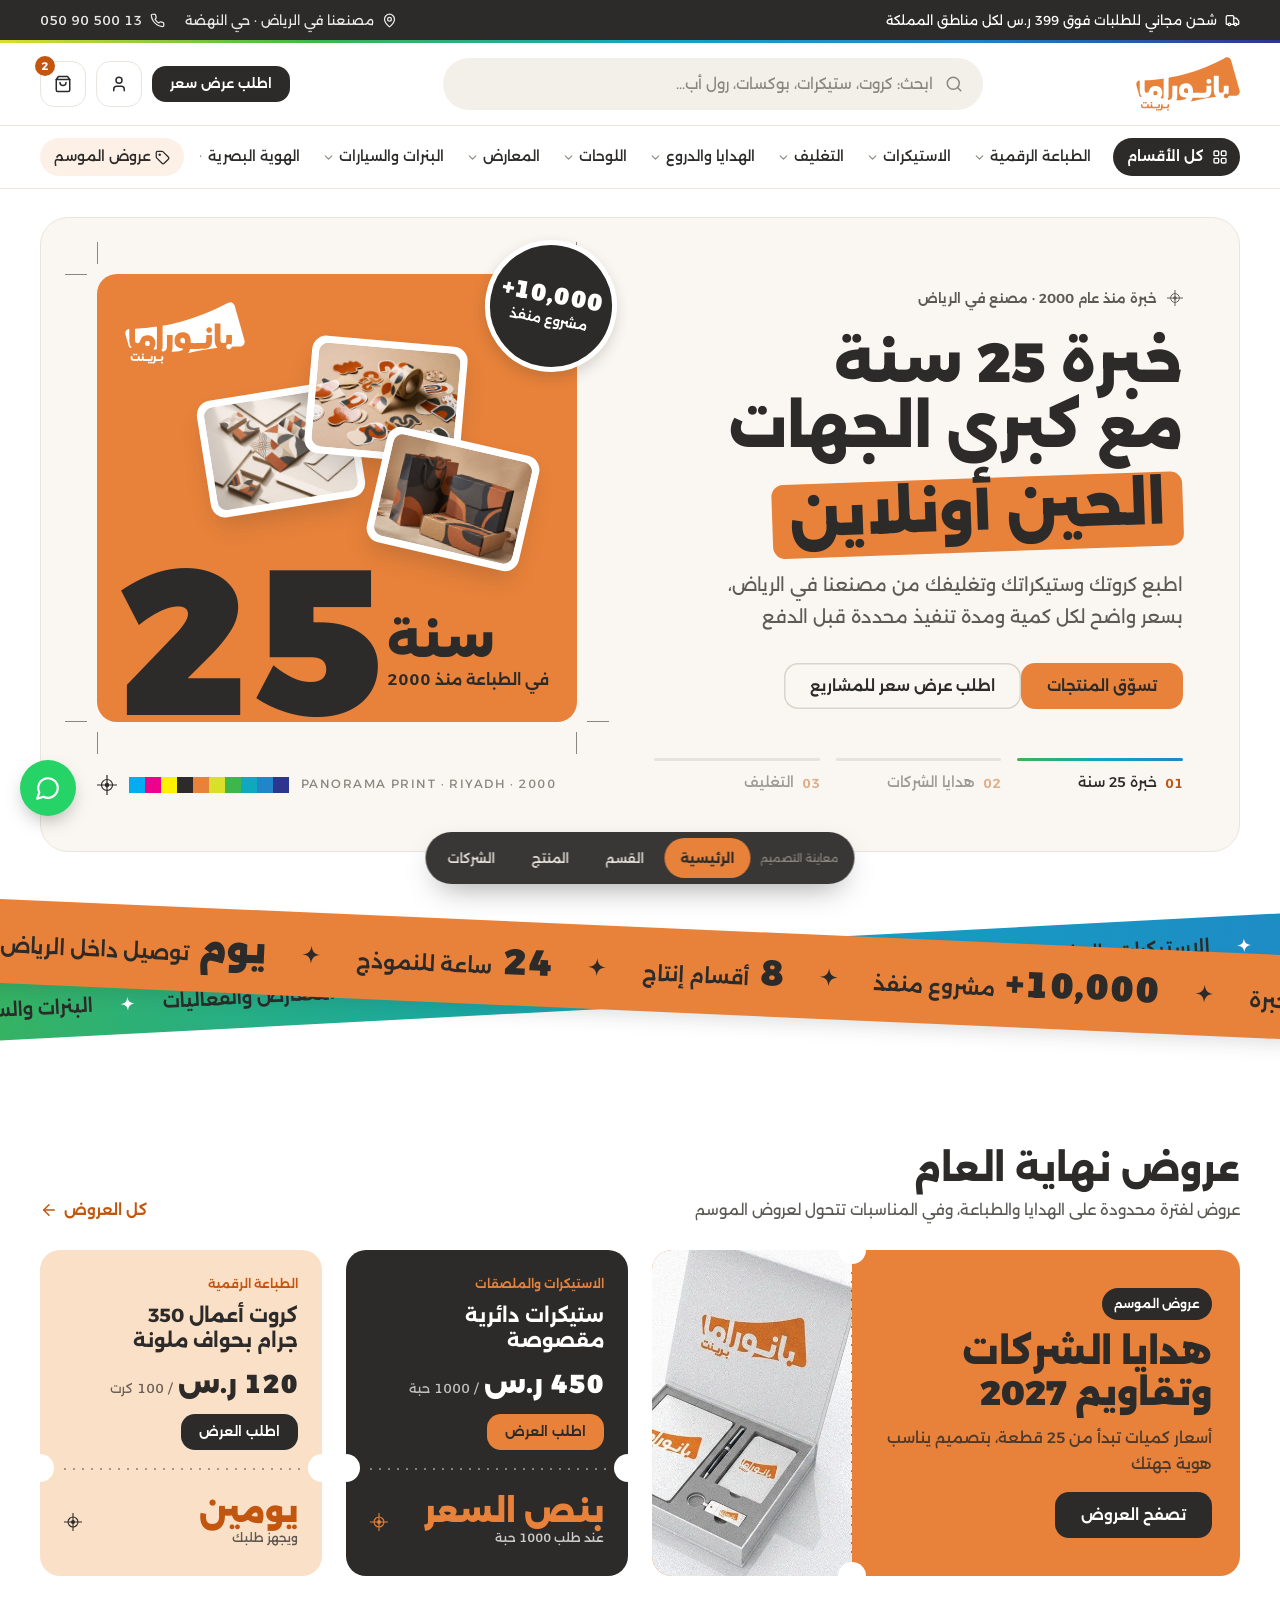
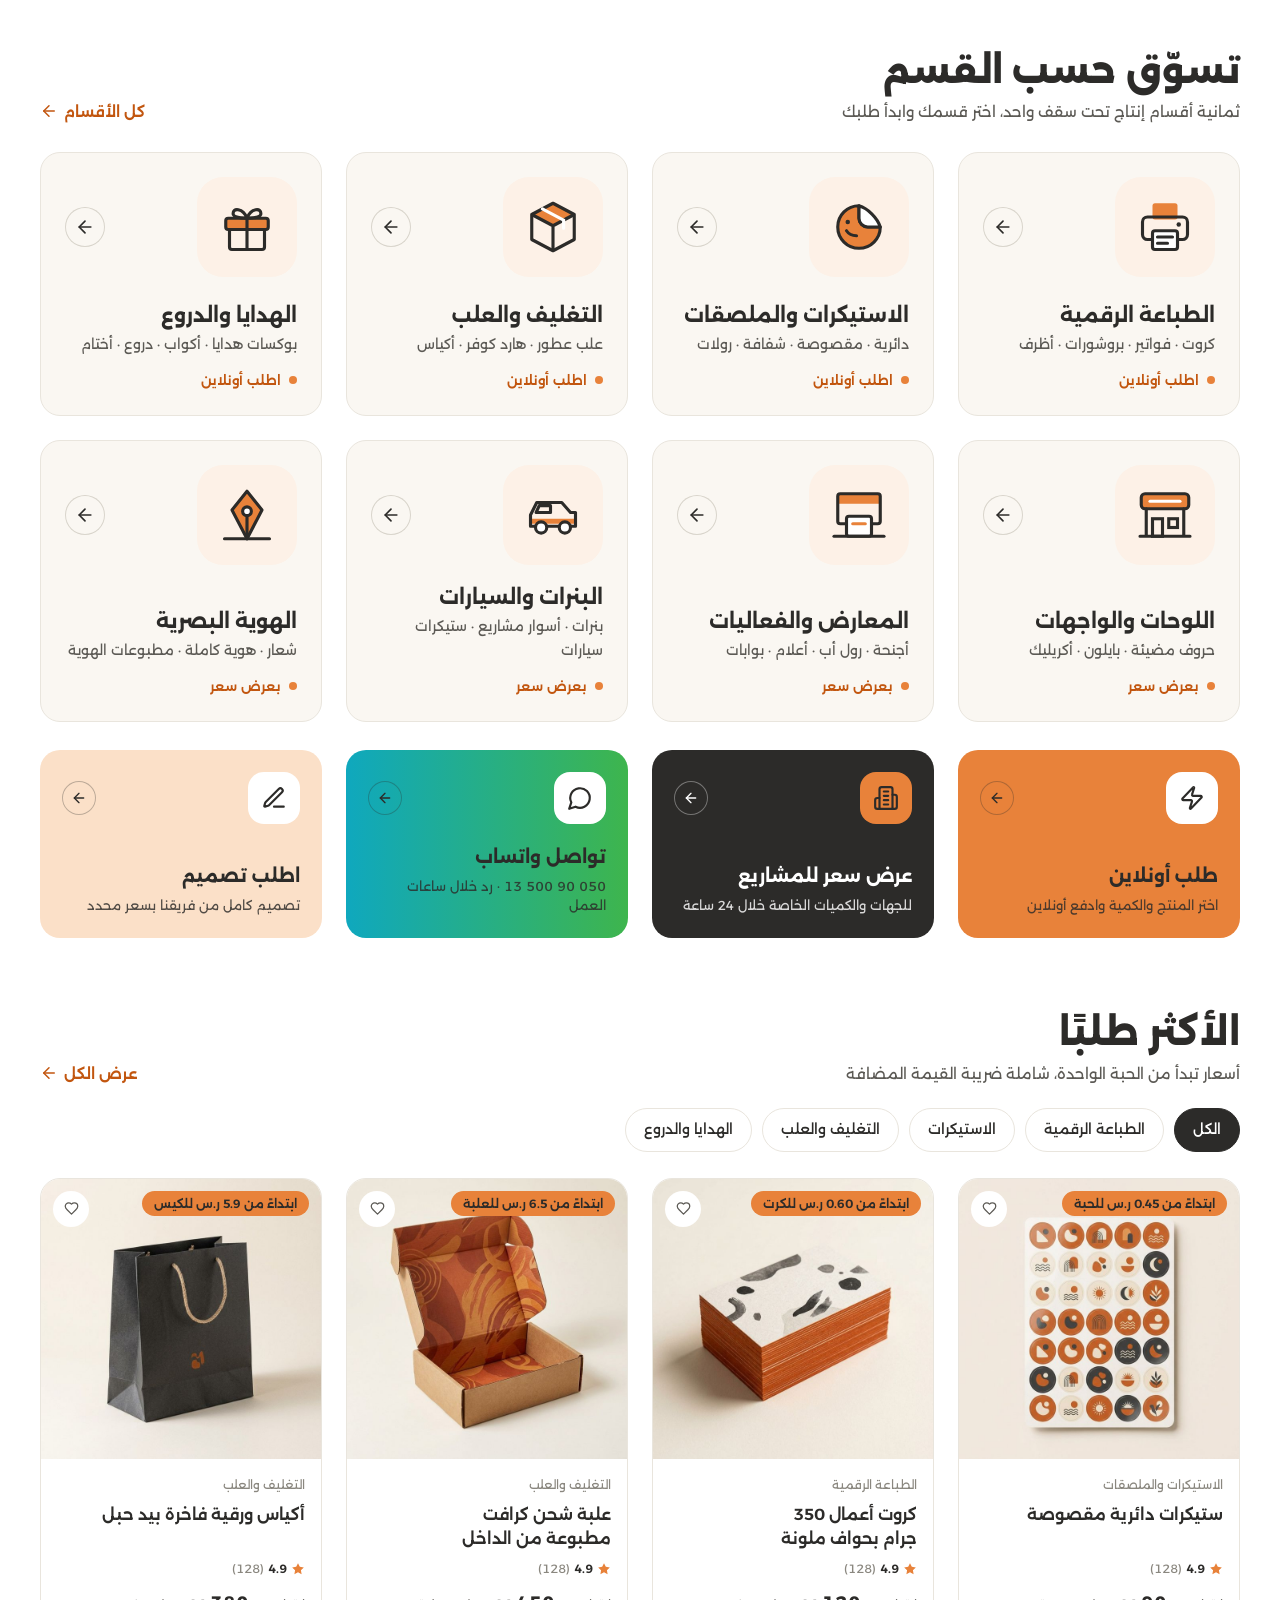
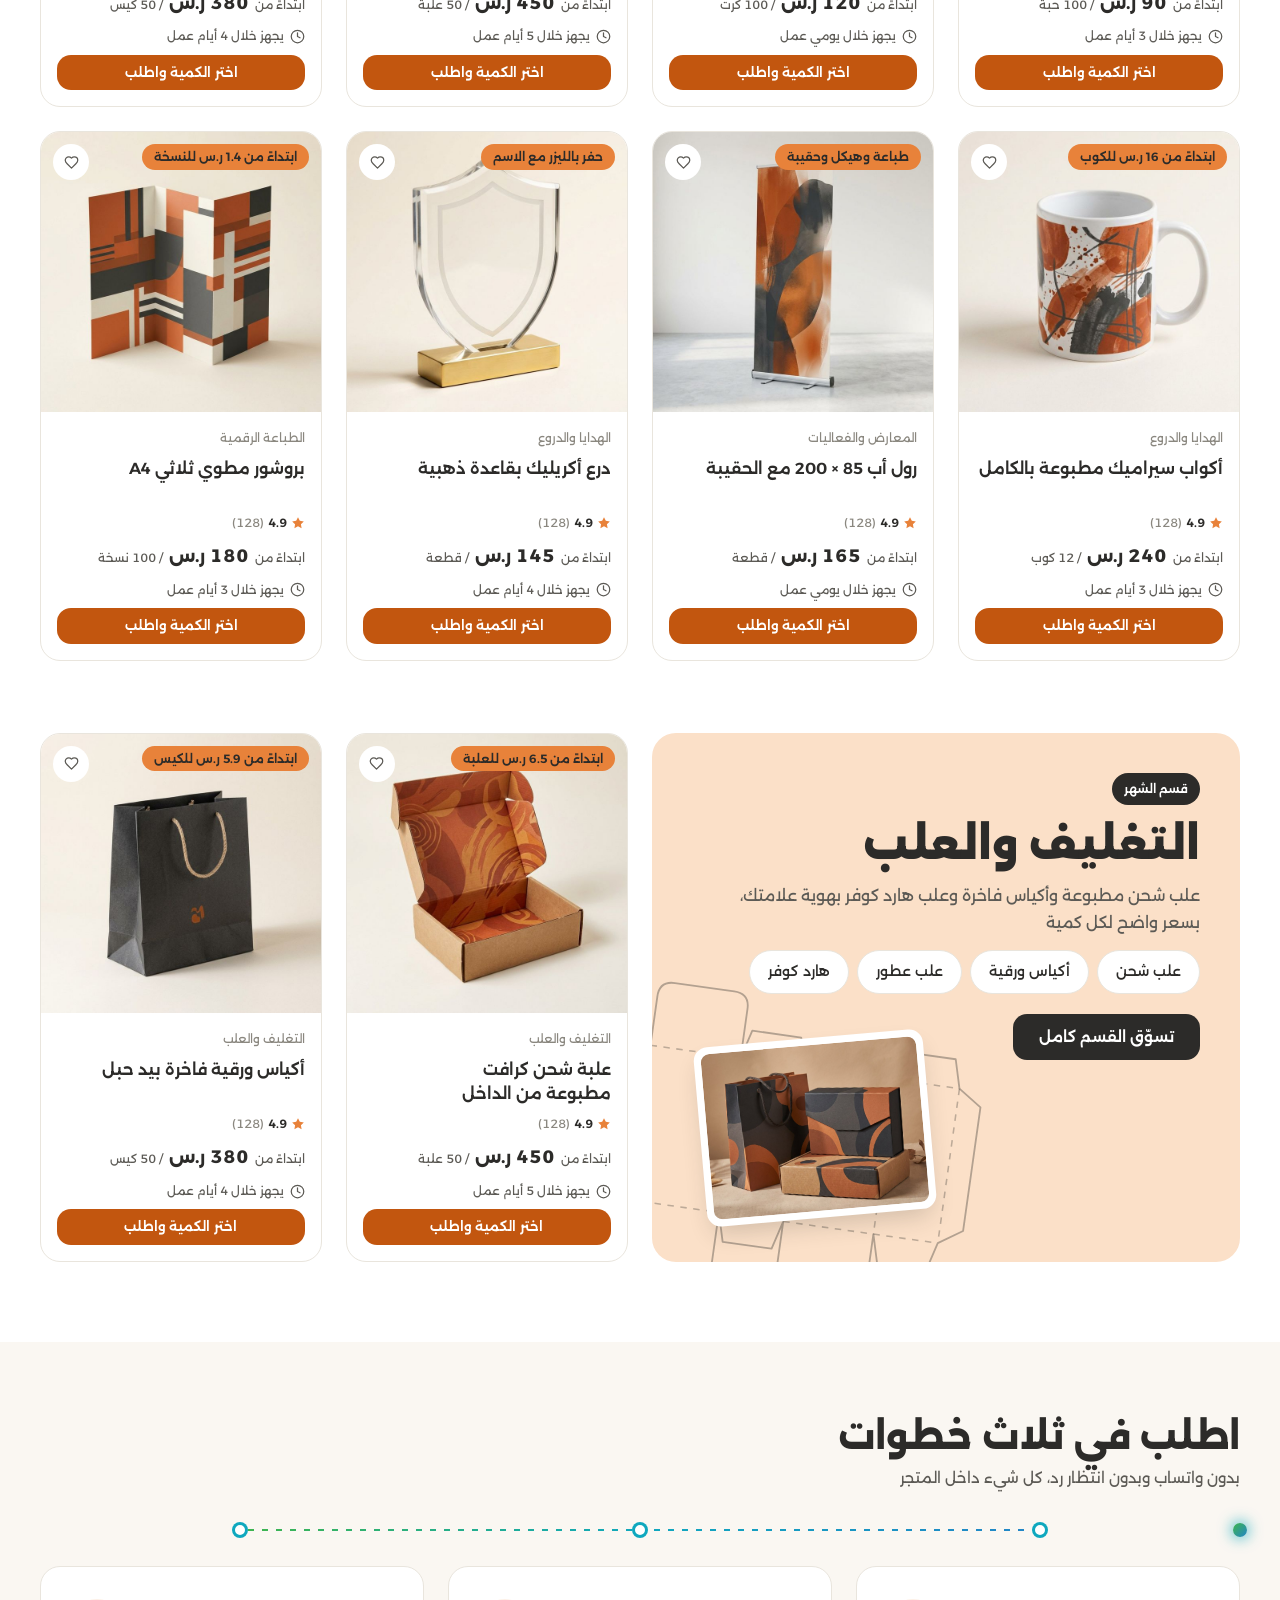
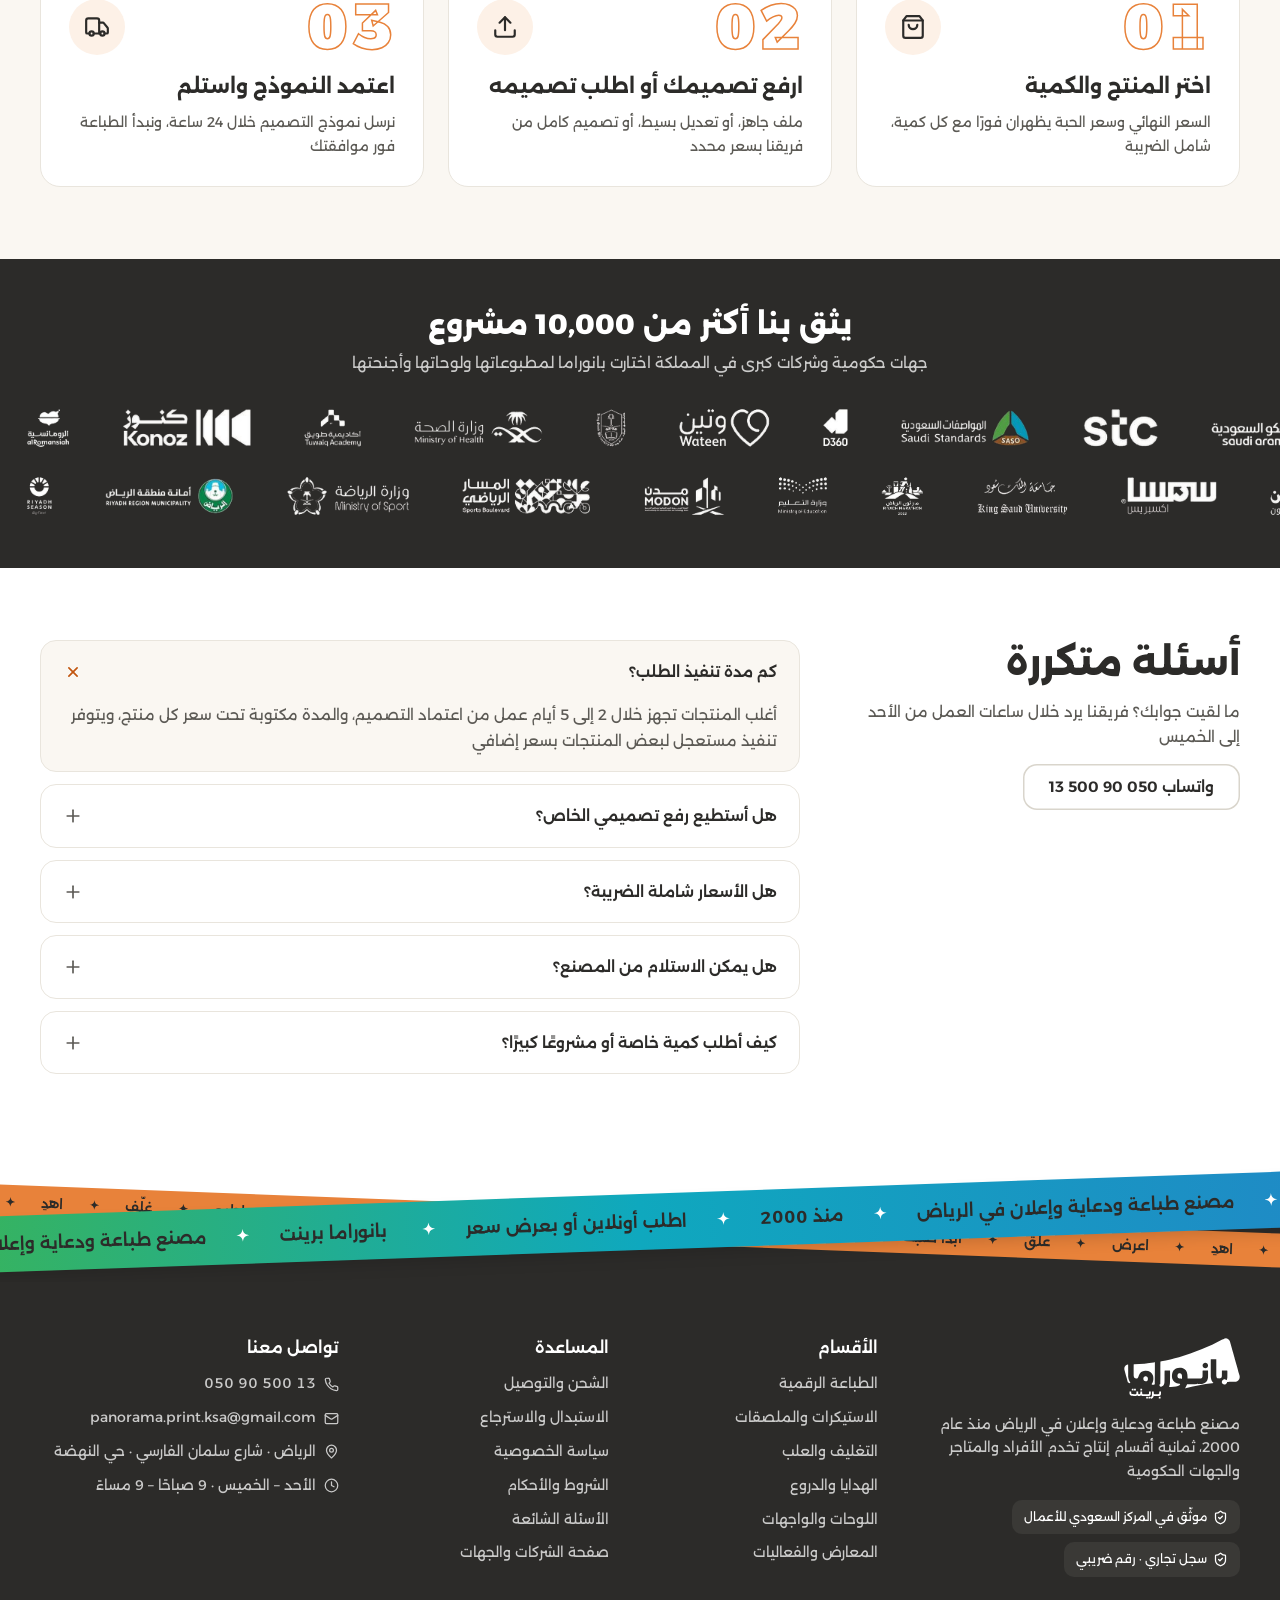
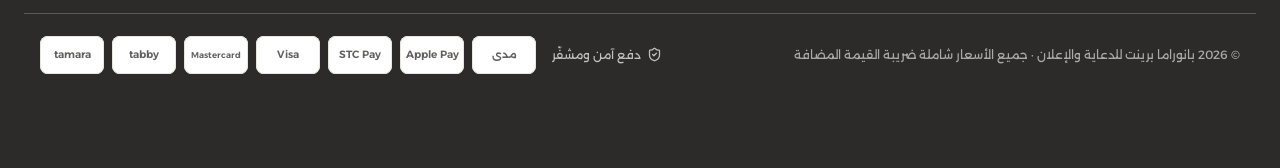
<file: index.html>
<!doctype html>
<html lang="ar">
<head>
<meta charset="utf-8">
<meta name="viewport" content="width=device-width, initial-scale=1, viewport-fit=cover">
<meta name="robots" content="noindex, nofollow">
<meta name="description" content="معاينة تصميم متجر بانوراما برينت على سلة">
<style>:root{padding-top:env(safe-area-inset-top,0px);padding-bottom:env(safe-area-inset-bottom,0px)}body{margin:0;font:14px system-ui,sans-serif}img{max-width:100%}[hidden]{display:none!important}</style>
<title>متجر بانوراما برينت</title>
<meta name="claude:viewport-fit-sides" content="cover">
<link rel="preconnect" href="https://fonts.googleapis.com">
<link rel="preconnect" href="https://fonts.gstatic.com" crossorigin>
<link rel="stylesheet" href="https://fonts.googleapis.com/css2?family=Alexandria:wght@300;400;500;600;700;800;900&display=swap">
<style>
/* Layout: Salla Raed-compatible store — 1200 container, RTL, white surfaces with warm paper bands, charcoal anchors, burnt-orange actions, spectrum ribbon as the only multicolor signature */
:root{
  --orange-50:#FDF1E7; --orange-100:#FBE0C8; --orange-500:#E8823A; --orange-600:#D9661A; --orange-700:#C2560F; --orange-800:#9E4510;
  --ink:#2C2B29; --ink-800:#3A3936; --ink-600:#5C5A55; --ink-400:#8A877F; --ink-300:#D9D5CC; --ink-200:#E9E5DD; --ink-100:#F3F0EA;
  --paper:#FAF7F2; --white:#FFFFFF; --success:#2E9E4F; --wa:#25D366;
  --spectrum:linear-gradient(90deg,#DADF28,#3EB54D 25%,#0FA8BE 50%,#2285C7 75%,#2E358D);
  --font:"Alexandria","Tajawal","Segoe UI",Tahoma,sans-serif;
  --r-sm:8px; --r-md:14px; --r-lg:20px; --r-xl:28px;
  --container:1200px;
  color-scheme:light;
}
*{box-sizing:border-box}
html{scroll-behavior:smooth}
@media (prefers-reduced-motion:reduce){html{scroll-behavior:auto}*{animation:none!important;transition:none!important}}
body{background:var(--white);color:var(--ink);font-family:var(--font);font-size:15px;line-height:1.7;direction:rtl;margin:0}
body::before{content:"";position:fixed;inset:0 0 auto;height:env(safe-area-inset-top,0px);z-index:60;background:var(--white)}
a{color:inherit;text-decoration:none}
button{font-family:inherit;cursor:pointer}
img{display:block;max-width:100%}
:focus-visible{outline:3px solid var(--orange-500);outline-offset:2px;border-radius:6px}
.wrap{max-width:calc(var(--container) + 32px);margin-inline:auto;padding-left:max(16px,env(safe-area-inset-left,0px));padding-right:max(16px,env(safe-area-inset-right,0px))}
.num{font-variant-numeric:tabular-nums}
h1,h2,h3,h4{margin:0;line-height:1.25;text-wrap:balance}
p{margin:0}

/* ---------- top bars */
.announce{background:var(--ink);color:var(--white);font-size:13px}
.announce .wrap{display:flex;justify-content:space-between;align-items:center;gap:16px;padding-block:9px}
.announce .meta{display:flex;gap:20px;opacity:.9}
.ic{width:18px;height:18px;flex:none;stroke:currentColor;fill:none;stroke-width:2;stroke-linecap:round;stroke-linejoin:round}
.ic.sm{width:15px;height:15px}
.row{display:flex;align-items:center;gap:8px}
.ribbon{height:3px;background:var(--spectrum)}
.site-header{position:sticky;top:env(safe-area-inset-top,0px);z-index:50;background:var(--white);border-bottom:1px solid var(--ink-200)}
.hdr{display:flex;align-items:center;justify-content:space-between;gap:24px;padding-block:14px}
.logo img{width:104px;height:auto}
.search{flex:1;max-width:540px;display:flex;align-items:center;gap:10px;background:var(--ink-100);border-radius:999px;padding:12px 20px;color:var(--ink-400)}
.search input{border:0;background:transparent;font:inherit;color:var(--ink);flex:1;min-width:0;outline:none}
.search input::placeholder{color:var(--ink-400)}
.actions{display:flex;align-items:center;gap:10px}
.icon-btn{position:relative;width:46px;height:46px;border:1px solid var(--ink-200);border-radius:var(--r-md);display:grid;place-items:center;background:var(--white);color:var(--ink)}
.icon-btn .badge-count{position:absolute;top:-6px;left:-6px;background:var(--orange-700);color:var(--white);font-size:11px;font-weight:700;width:20px;height:20px;border-radius:50%;display:grid;place-items:center}
.btn{display:inline-flex;align-items:center;justify-content:center;gap:8px;border:0;border-radius:var(--r-md);font-weight:600;font-size:15px;padding:14px 26px;line-height:1.2;white-space:nowrap;transition:background .2s,color .2s,box-shadow .2s,transform .15s}
.btn:active{transform:translateY(1px)}
.btn.sm{font-size:13px;padding:10px 18px}
.btn-primary{background:var(--orange-700);color:var(--white)}
.btn-primary:hover{background:var(--orange-800)}
.btn-dark{background:var(--ink);color:var(--white)}
.btn-dark:hover{background:var(--orange-500);color:var(--ink)}
.btn-light{background:var(--white);color:var(--ink)}
.btn-light:hover{background:var(--orange-500)}
.btn-brand{background:var(--orange-500);color:var(--ink)}
.btn-brand:hover{background:var(--orange-700);color:var(--white)}
.btn-outline{background:transparent;color:var(--ink);box-shadow:inset 0 0 0 1.5px var(--ink-300)}
.btn-outline:hover{background:var(--orange-500);box-shadow:inset 0 0 0 1.5px var(--orange-500)}
.btn-ghost-light{background:transparent;color:var(--white);box-shadow:inset 0 0 0 1.5px rgba(255,255,255,.7)}
.btn-block{width:100%}
.mainnav{border-top:1px solid var(--ink-200)}
.mainnav .wrap{display:flex;align-items:center;justify-content:space-between;gap:16px}
.mainnav ul{list-style:none;margin:0;padding:12px 0;display:flex;gap:22px;overflow-x:auto;scrollbar-width:none}
.mainnav ul::-webkit-scrollbar{display:none}
.mainnav a{display:flex;align-items:center;gap:4px;font-size:14px;font-weight:500;white-space:nowrap;color:var(--ink)}
.mainnav a:hover{color:var(--orange-700)}
.mainnav .chev{width:13px;height:13px;color:var(--ink-400)}
.offer-chip{display:inline-flex;align-items:center;gap:6px;background:var(--orange-50);color:var(--orange-700);font-weight:600;font-size:13px;padding:7px 14px;border-radius:999px;white-space:nowrap}
.menu-btn{display:none}

/* ---------- shared */
.section{padding-block:72px 0}
.sec-head{display:flex;justify-content:space-between;align-items:flex-end;gap:16px;margin-bottom:28px;flex-wrap:wrap}
.sec-head h2{font-size:clamp(26px,3vw,36px);font-weight:800}
.sec-head p{color:var(--ink-600);margin-top:6px}
.link-more{display:flex;align-items:center;gap:6px;color:var(--orange-700);font-weight:600;white-space:nowrap}
.badge{display:inline-flex;align-items:center;gap:6px;border-radius:999px;font-size:12px;font-weight:600;padding:5px 12px;line-height:1.3;white-space:nowrap}
.badge.unit{background:var(--orange-500);color:var(--ink)}
.badge.dark{background:var(--ink);color:var(--white)}
.badge.soft{background:var(--orange-50);color:var(--orange-700)}
.badge.ok{background:#E3F4E8;color:#1F7A3B}

/* ---------- hero · press sheet */
.hero{padding-top:28px}
.sheet{position:relative;background:var(--paper);border:1px solid var(--ink-200);border-radius:var(--r-xl);padding:56px;display:grid;grid-template-columns:minmax(0,1fr) 480px;grid-template-areas:"copy visual" "tabs bar";column-gap:clamp(32px,6vw,96px);row-gap:36px;overflow:hidden}
.sheet-copy{grid-area:copy;display:grid;align-content:center;min-width:0}
.sheet-visual{grid-area:visual;position:relative;align-self:start}
.sheet-tabs{grid-area:tabs;display:grid;grid-template-columns:repeat(3,1fr);gap:16px;align-self:end}
.colorbar{grid-area:bar;display:flex;align-items:center;gap:12px;align-self:end;direction:ltr;justify-content:flex-start}
.colorbar .sw{display:flex}
.colorbar .sw i{width:16px;height:16px;display:block}
.colorbar .slug{font-size:12px;letter-spacing:.12em;color:var(--ink-400);white-space:nowrap}
.reg{width:20px;height:20px;flex:none}
.stack{display:grid}
.stack > *{grid-area:1/1;opacity:0;visibility:hidden;transition:opacity .5s ease,visibility 0s linear .5s,transform .5s ease}
.stack > .is-on{opacity:1;visibility:visible;transition:opacity .5s ease,visibility 0s,transform .5s ease}
.copy-slide{display:flex;flex-direction:column;align-items:flex-start;transform:translateY(8px)}
.copy-slide.is-on{transform:none}
.eyebrow{display:flex;align-items:center;gap:10px;font-size:13px;font-weight:600;color:var(--ink-600)}
.eyebrow .reg{width:16px;height:16px}
.sheet h1,.sheet h2.hl{font-size:clamp(38px,4.3vw,60px);font-weight:900;line-height:1.18;margin-top:22px}
.hi{display:inline-block;margin-top:10px;background:var(--orange-500);color:var(--ink);font-size:clamp(38px,4.3vw,60px);font-weight:900;line-height:1.18;padding:.02em .32em .14em;border-radius:12px;transform:rotate(-2deg);transform-origin:right center}
.copy-slide p{font-size:18px;line-height:1.75;color:var(--ink-600);max-width:460px;margin-top:26px}
.copy-slide .cta-row{margin-top:30px}
.sheet-tabs button{border:0;background:none;padding:0;display:flex;flex-direction:column;align-items:flex-start;gap:10px;color:var(--ink);font:inherit;text-align:right}
.sheet-tabs .bar{display:block;width:100%;height:3px;border-radius:2px;background:rgba(44,43,41,.1);overflow:hidden}
.sheet-tabs .bar i{display:block;height:100%;width:0;background:linear-gradient(270deg,#2285C7,#0FA8BE 50%,#3EB54D)}
.sheet-tabs .lb{display:flex;gap:8px;align-items:center;font-size:14px;font-weight:500;opacity:.45;transition:opacity .2s}
.sheet-tabs .lb b{color:var(--orange-700);font-size:13px;font-weight:600}
.sheet-tabs button:hover .lb,.sheet-tabs button[aria-selected="true"] .lb{opacity:1}
.sheet-tabs button[aria-selected="true"] .bar i{animation:fillbar 4.5s linear forwards}
.sheet:hover .sheet-tabs button[aria-selected="true"] .bar i{animation-play-state:paused}
@keyframes fillbar{from{width:0}to{width:100%}}
.reduce .sheet-tabs button[aria-selected="true"] .bar i{animation:none;width:100%}
.crops{position:absolute;inset:-32px;pointer-events:none}
.crops i{position:absolute;width:22px;height:22px}
.crops i::before,.crops i::after{content:"";position:absolute;background:rgba(44,43,41,.55)}
.crops i::before{width:22px;height:1px}
.crops i::after{width:1px;height:22px}
.crops .tl{top:0;left:0}.crops .tl::before{top:32px;left:0}.crops .tl::after{left:32px;top:0}
.crops .tr{top:0;right:0}.crops .tr::before{top:32px;right:0}.crops .tr::after{right:32px;top:0}
.crops .bl{bottom:0;left:0}.crops .bl::before{bottom:32px;left:0}.crops .bl::after{left:32px;bottom:0}
.crops .br{bottom:0;right:0}.crops .br::before{bottom:32px;right:0}.crops .br::after{right:32px;bottom:0}
.crops i{width:32px;height:32px}
.crops i::before{width:22px}.crops i::after{height:22px}

/* banners */
.bnr{position:relative;margin:0;aspect-ratio:480/448;border-radius:20px;overflow:hidden;container-type:inline-size;direction:ltr;isolation:isolate}
.bnr *{position:absolute}
.pc{background:var(--white);border-radius:3cqw;padding:1.5cqw;box-shadow:0 12px 24px -6px rgba(44,43,41,.22);transition:transform .45s cubic-bezier(.34,1.56,.64,1)}
.pc img{position:static;width:100%;height:100%;object-fit:cover;border-radius:2cqw}
.bnr-exp{background:var(--orange-500)}
.bnr-exp .bn-logo{left:5.8%;top:6.2%;width:25%;height:auto}
.bnr-exp .bn-num{left:3%;bottom:-5%;font-size:43cqw;font-weight:900;line-height:1;letter-spacing:-.04em;color:var(--ink);transition:color .35s}
.bnr-exp .bn-years{z-index:2;right:5.8%;bottom:6.5%;display:flex;flex-direction:column;align-items:flex-end;direction:rtl;color:var(--ink)}
.bnr-exp .bn-years *{position:static}
.bnr-exp .bn-years b{font-size:9.6cqw;font-weight:900;line-height:1.1}
.bnr-exp .bn-years small{font-size:3.2cqw;font-weight:600}
.bnr-exp .pc{width:32.5%;aspect-ratio:156/118}
.bnr-exp .pa{left:22%;top:26%;transform:rotate(-9deg)}
.bnr-exp .pb{left:44%;top:15%;transform:rotate(5deg)}
.bnr-exp .pcc{left:58%;top:37%;transform:rotate(13deg)}
.sheet-visual:hover .bnr-exp .bn-num{color:var(--white)}
.sheet-visual:hover .bnr-exp .pa{transform:translate(-5cqw,1cqw) rotate(-16deg)}
.sheet-visual:hover .bnr-exp .pb{transform:translateY(-3cqw) rotate(2deg)}
.sheet-visual:hover .bnr-exp .pcc{transform:translate(4cqw,3cqw) rotate(20deg)}
.bnr-gift{background:var(--ink)}
.bnr-gift .bn-num{left:-2%;top:0;font-size:37cqw;font-weight:900;line-height:1;letter-spacing:-.03em;color:transparent;-webkit-text-stroke:2px var(--orange-500);transition:color .35s}
.bnr-gift .pc{left:16%;top:42%;width:62.5%;aspect-ratio:300/228;transform:rotate(6deg)}
.bnr-gift .tag{left:58%;top:36%;display:flex;flex-direction:column;align-items:flex-end;direction:rtl;background:var(--orange-500);color:var(--ink);border-radius:3cqw;padding:2.5cqw 3.8cqw 2.5cqw 8.3cqw;transform:rotate(-12deg);transition:transform .45s cubic-bezier(.34,1.56,.64,1)}
.bnr-gift .tag *{position:static}
.bnr-gift .tag b{font-size:4.6cqw;font-weight:900;line-height:1.3}
.bnr-gift .tag small{font-size:2.7cqw;font-weight:600}
.bnr-gift .tag::before{content:"";position:absolute;left:3.2cqw;top:50%;width:2.5cqw;height:2.5cqw;margin-top:-1.25cqw;border-radius:50%;background:var(--ink)}
.sheet-visual:hover .bnr-gift .bn-num{color:var(--orange-500)}
.sheet-visual:hover .bnr-gift .pc{transform:translateY(-3cqw) rotate(1deg)}
.sheet-visual:hover .bnr-gift .tag{transform:translate(-1cqw,2cqw) rotate(4deg)}
.bnr-pack{background:var(--orange-100)}
.bnr-pack .die{left:6%;top:12%;width:80%;height:auto;transform:rotate(6deg)}
.bnr-pack .die path{transition:stroke .35s,stroke-opacity .35s}
.bnr-pack .pc{left:49%;top:52%;width:44.6%;aspect-ratio:214/166;transform:rotate(-5deg)}
.bnr-pack .legend{left:5.8%;bottom:6%;display:flex;flex-direction:column;gap:1.6cqw;direction:rtl;align-items:flex-end}
.bnr-pack .legend *{position:static}
.bnr-pack .legend span{display:flex;align-items:center;gap:2cqw;font-size:2.8cqw;font-weight:500;color:rgba(44,43,41,.75)}
.bnr-pack .legend i{display:block;width:6cqw;border-top:1.5px solid rgba(44,43,41,.6)}
.bnr-pack .legend i.d{border-top-style:dashed}
.sheet-visual:hover .bnr-pack .die path{stroke:var(--orange-500);stroke-opacity:1}
.sheet-visual:hover .bnr-pack .pc{transform:translate(-1cqw,-3cqw) rotate(2deg)}
.stk{position:absolute;right:-40px;top:-34px;width:132px;height:132px;border-radius:50%;background:var(--orange-500);color:var(--ink);border:5px solid var(--white);box-shadow:0 6px 14px rgba(44,43,41,.18);display:flex;flex-direction:column;align-items:center;justify-content:center;text-align:center;transform:rotate(10deg) scale(.85);z-index:3;opacity:0;transition:opacity .4s,transform .45s cubic-bezier(.34,1.56,.64,1)}
.stk.is-on{transform:rotate(10deg);opacity:1}
.stk.dark{background:var(--ink);color:var(--white)}
.stk b{font-size:30px;font-weight:900;line-height:1.1}
.stk b.long{font-size:24px}
.stk small{font-size:13px;font-weight:600}

/* ---------- tapes */
.tapes{position:relative;height:210px;overflow:hidden;margin-top:12px}
.tape{position:absolute;left:-12%;width:124%;top:50%;overflow:hidden;display:flex;align-items:center}
.tape-ink{height:60px;background:linear-gradient(90deg,#3EB54D,#0FA8BE 50%,#2285C7);color:var(--ink);transform:translateY(-50%) translateY(8px) rotate(-3deg)}
.tape-org{height:84px;background:var(--orange-500);color:var(--ink);transform:translateY(-50%) rotate(2.5deg);box-shadow:0 10px 20px -6px rgba(44,43,41,.16)}
.track{display:flex;width:max-content;direction:ltr;animation:tapeL 40s linear infinite}
.tape-ink .track{animation:tapeR 46s linear infinite}
.tapes:hover .track{animation-play-state:paused}
@keyframes tapeL{from{transform:translateX(0)}to{transform:translateX(-33.3333%)}}
@keyframes tapeR{from{transform:translateX(-33.3333%)}to{transform:translateX(0)}}
.trow{display:flex;align-items:center;gap:36px;padding-inline:18px;direction:rtl;white-space:nowrap}
.trow .st{display:flex;align-items:baseline;gap:10px}
.trow .st b{font-size:36px;font-weight:900;line-height:1}
.trow .st span{font-size:20px;font-weight:600}
.tape-ink .trow{gap:28px}
.tape-ink .trow span{font-size:18px;font-weight:600}
.star4{width:18px;height:18px;flex:none;fill:currentColor}
.tape-org .star4{color:var(--ink)}
.tape-ink .star4{width:14px;height:14px;color:var(--white)}

/* ---------- category icon tiles */
.ctiles{display:grid;grid-template-columns:repeat(4,1fr);gap:24px}
.ctile{min-height:264px;padding:24px;border-radius:var(--r-lg);background:var(--paper);border:1px solid var(--ink-200);display:flex;flex-direction:column;justify-content:space-between;gap:18px;transition:background .25s,border-color .25s,transform .25s,box-shadow .25s}
.ctile .top{display:flex;justify-content:space-between;align-items:center}
.ctile .ibox{width:100px;height:100px;border-radius:26px;background:var(--orange-50);display:grid;place-items:center;transition:background .25s}
.ctile .ibox svg{width:60px;height:60px;transition:transform .35s cubic-bezier(.34,1.56,.64,1)}
.ctile .arr{width:40px;height:40px;border-radius:50%;box-shadow:inset 0 0 0 1px var(--ink-300);display:grid;place-items:center;transition:background .25s,box-shadow .25s,color .25s}
.ctile .arr .ic{width:20px;height:20px}
.ctile b{display:block;font-size:20px;font-weight:700;line-height:1.4}
.ctile small{display:block;font-size:14px;color:var(--ink-600);margin-top:4px;transition:color .25s}
.ctile .ctag{display:flex;align-items:center;gap:8px;font-style:normal;font-size:13px;font-weight:600;color:var(--orange-700);margin-top:12px;transition:color .25s}
.ctile .ctag::before{content:"";width:8px;height:8px;border-radius:50%;background:var(--orange-500);transition:background .25s}
.ctile:hover,.ctile:focus-visible{background:var(--orange-500);border-color:var(--orange-500);transform:translateY(-4px);box-shadow:0 16px 32px -8px rgba(232,130,58,.3)}
.ctile:hover .ibox{background:var(--white)}
.ctile:hover .ibox svg{transform:scale(1.13) rotate(-6deg)}
.ctile:hover .arr{background:var(--ink);box-shadow:none;color:var(--white)}
.ctile:hover small,.ctile:hover .ctag{color:var(--ink)}
.ctile:hover .ctag::before{background:var(--ink)}

/* paths */
.paths{display:grid;grid-template-columns:1fr 1fr;gap:24px}
.path{display:grid;grid-template-columns:1fr 210px;border-radius:24px;overflow:hidden;min-height:270px;transition:transform .35s,box-shadow .35s}
.path.dark{background:var(--ink);color:var(--white)}
.path.soft{background:var(--orange-50);box-shadow:inset 0 0 0 1.5px var(--orange-500)}
.path:hover{transform:translateY(-5px);box-shadow:0 18px 36px -10px rgba(232,130,58,.32),inset 0 0 0 2px var(--orange-500)}
.path .body{padding:30px;display:flex;flex-direction:column;align-items:flex-start;justify-content:center;gap:12px}
.path h3{font-size:24px;font-weight:700}
.path p{font-size:15px;opacity:.88}
.path .pi{width:44px;height:44px;border-radius:14px;display:grid;place-items:center;transition:background .25s,color .25s,transform .35s}
.path.dark .pi{background:var(--orange-500);color:var(--ink)}
.path.soft .pi{background:var(--ink);color:var(--white)}
.path.dark:hover .pi{background:var(--white)}
.path.soft:hover .pi{background:var(--orange-500);color:var(--ink)}
.path:hover .pi{transform:rotate(-8deg)}
.path .img{position:relative;overflow:hidden}
.path .img i{position:absolute;inset:0;background-size:cover;background-position:center;transition:transform .6s ease}
.path:hover .img i{transform:scale(1.1)}

/* product cards */
.pgrid{display:grid;grid-template-columns:repeat(4,1fr);gap:24px}
.pcard{position:relative;border:1px solid var(--ink-200);border-radius:var(--r-lg);overflow:hidden;background:var(--white);display:flex;flex-direction:column;transition:box-shadow .2s,transform .2s}
.pcard:hover{box-shadow:0 14px 34px -18px rgba(44,43,41,.35);transform:translateY(-2px)}
.pcard .media{position:relative;aspect-ratio:1;background:var(--paper)}
.pcard .media img{width:100%;height:100%;object-fit:cover}
.pcard .media .badge{position:absolute;top:12px;right:12px}
.pcard .fav{position:absolute;z-index:2;top:12px;left:12px;width:36px;height:36px;border-radius:50%;border:0;background:var(--white);display:grid;place-items:center;color:var(--ink-600)}
.pcard .body{padding:16px;display:flex;flex-direction:column;gap:8px;flex:1}
.pcard .cat-name{font-size:12px;color:var(--ink-400)}
.pcard h3{font-size:16px;font-weight:600;line-height:1.5;min-height:3em}
.rating{display:flex;align-items:center;gap:4px;font-size:12px}
.rating .star{width:14px;height:14px;fill:var(--orange-500);stroke:none}
.rating b{font-weight:600}
.rating span{color:var(--ink-400)}
.price{display:flex;align-items:baseline;gap:6px;flex-wrap:wrap}
.price small{font-size:12px;color:var(--ink-600)}
.price strong{font-size:18px;font-weight:700}
.eta{display:flex;align-items:center;gap:6px;font-size:12px;color:var(--ink-600)}
.pcard .btn{margin-top:auto}

/* season */
.season{display:grid;grid-template-columns:1.4fr 1fr;border-radius:var(--r-xl);overflow:hidden;background:var(--ink);color:var(--white);min-height:260px}
.season .body{padding:40px 52px;display:flex;flex-direction:column;justify-content:center;align-items:flex-start;gap:12px}
.season h2{font-size:clamp(28px,3.4vw,40px);font-weight:800}
.season p{opacity:.82;max-width:34em}
.season .img{background-size:cover;background-position:center}

/* faq */
.faq{display:grid;grid-template-columns:376px 1fr;gap:64px;align-items:start}
.faq .intro{display:flex;flex-direction:column;gap:14px;align-items:flex-start}
.faq .intro h2{font-size:clamp(26px,3vw,36px);font-weight:800}
.faq .intro p{color:var(--ink-600)}
.acc{display:flex;flex-direction:column;gap:12px}
.acc details{border:1px solid var(--ink-200);border-radius:16px;background:var(--white);transition:background .2s}
.acc details[open]{background:var(--paper)}
.acc summary{list-style:none;display:flex;justify-content:space-between;align-items:center;gap:12px;padding:18px 22px;font-weight:600;cursor:pointer}
.acc summary::-webkit-details-marker{display:none}
.acc summary .pm{width:20px;height:20px;color:var(--ink-600);transition:transform .2s}
.acc details[open] summary .pm{transform:rotate(45deg);color:var(--orange-700)}
.acc details p{padding:0 22px 18px;color:var(--ink-600)}

/* footer */
.foot{background:var(--ink);color:var(--white);margin-top:96px}
.foot .grid{display:grid;grid-template-columns:1.4fr 1fr 1fr 1.3fr;gap:40px;padding-block:56px 36px}
.foot h4{font-size:16px;font-weight:600;margin-bottom:14px}
.foot ul{list-style:none;margin:0;padding:0;display:flex;flex-direction:column;gap:10px}
.foot li,.foot p{font-size:14px;opacity:.75}
.foot .logo img{width:116px;margin-bottom:14px}
.foot .chips{display:flex;flex-direction:column;align-items:flex-start;gap:8px;margin-top:16px}
.foot .chip{display:flex;align-items:center;gap:6px;background:var(--ink-800);padding:7px 12px;border-radius:10px;font-size:12px}
.foot .bottom{border-top:1px solid var(--ink-600);display:flex;justify-content:space-between;align-items:center;gap:16px;padding-block:22px;flex-wrap:wrap}
.foot .bottom p{font-size:12px;opacity:.6}

/* ---------- category page */
.crumbs{display:flex;align-items:center;gap:8px;font-size:13px;color:var(--ink-400);padding-top:20px;flex-wrap:wrap}
.crumbs b{color:var(--ink);font-weight:500}
.cat-hero{margin-top:16px;border-radius:var(--r-xl);overflow:hidden;display:grid;grid-template-columns:1.3fr 1fr;background:var(--paper)}
.cat-hero .body{padding:36px 44px;display:flex;flex-direction:column;justify-content:center;gap:10px}
.cat-hero h1{font-size:clamp(28px,3.4vw,40px);font-weight:800}
.cat-hero p{color:var(--ink-600);max-width:34em}
.cat-hero .img{min-height:220px;background-size:cover;background-position:center}
.chips{display:flex;gap:8px;flex-wrap:wrap}
.chip-btn{border:1px solid var(--ink-300);background:var(--white);border-radius:999px;padding:8px 16px;font-size:13px;font-weight:500;color:var(--ink)}
.chip-btn[aria-pressed="true"]{background:var(--ink);border-color:var(--ink);color:var(--white)}
.listing{display:grid;grid-template-columns:260px 1fr;gap:32px;margin-top:28px;align-items:start}
.filters{border:1px solid var(--ink-200);border-radius:var(--r-lg);padding:20px;display:flex;flex-direction:column;gap:22px;position:sticky;top:140px}
.filters h4{font-size:15px;font-weight:600;margin-bottom:10px}
.filters label{display:flex;align-items:center;gap:10px;font-size:14px;padding-block:4px;cursor:pointer}
.filters input{accent-color:var(--orange-700);width:17px;height:17px}
.toolbar{display:flex;justify-content:space-between;align-items:center;gap:12px;margin-bottom:18px;flex-wrap:wrap}
.toolbar select{font:inherit;font-size:14px;border:1px solid var(--ink-300);border-radius:10px;padding:8px 12px;background:var(--white);color:var(--ink)}
.listing .pgrid{grid-template-columns:repeat(3,1fr)}
.empty{grid-column:1/-1;border:1px dashed var(--ink-300);border-radius:var(--r-lg);padding:40px;text-align:center;color:var(--ink-600)}

/* ---------- product page */
.pdp{display:grid;grid-template-columns:minmax(0,1fr) minmax(0,0.96fr);gap:48px;margin-top:20px;align-items:start}
.gallery{display:flex;flex-direction:column;gap:12px;position:sticky;top:140px}
.gallery .main{position:relative;border-radius:24px;overflow:hidden;background:var(--paper);aspect-ratio:1}
.gallery .main img{width:100%;height:100%;object-fit:cover}
.gallery .main .badge{position:absolute;top:18px;right:18px}
.thumbs{display:grid;grid-template-columns:repeat(4,1fr);gap:12px}
.thumbs button{border:0;padding:0;background:var(--paper);border-radius:16px;overflow:hidden;aspect-ratio:1;box-shadow:inset 0 0 0 1px var(--ink-200)}
.thumbs button[aria-pressed="true"]{box-shadow:0 0 0 2.5px var(--orange-500)}
.thumbs img{width:100%;height:100%;object-fit:cover}
.thumbs small{display:block;text-align:center;font-size:11px;color:var(--ink-400);margin-top:4px}
.buy{display:flex;flex-direction:column;gap:20px;min-width:0}
.buy .kicker{color:var(--orange-700);font-weight:600;font-size:13px}
.buy h1{font-size:clamp(24px,2.6vw,32px);font-weight:700}
.meta-row{display:flex;align-items:center;gap:14px;flex-wrap:wrap;font-size:13px;color:var(--ink-600)}
.price-big{display:flex;align-items:baseline;gap:12px;flex-wrap:wrap}
.price-big strong{font-size:36px;font-weight:800;line-height:1}
.price-big .unit{background:var(--orange-50);color:var(--orange-700);font-weight:600;font-size:13px;padding:5px 10px;border-radius:8px}
.hr{height:1px;background:var(--ink-200)}
.opt h4{font-size:16px;font-weight:600;margin-bottom:10px}
.opt h4 small{font-weight:400;color:var(--ink-400);font-size:13px}
.seg{display:flex;gap:10px;flex-wrap:wrap}
.seg button{border:1px solid var(--ink-300);background:var(--white);border-radius:12px;padding:11px 18px;font-size:14px;color:var(--ink)}
.seg button[aria-pressed="true"]{border:2px solid var(--orange-500);padding:10px 17px;background:var(--orange-50);color:var(--orange-700);font-weight:600}
.tiers{display:flex;flex-direction:column;gap:10px}
.tier{display:flex;justify-content:space-between;align-items:center;gap:12px;border:1px solid var(--ink-200);border-radius:14px;padding:14px 18px;background:var(--white);text-align:right;width:100%;color:var(--ink);font-size:15px}
.tier .l{display:flex;align-items:center;gap:12px;flex-wrap:wrap}
.tier .radio{width:20px;height:20px;border-radius:50%;box-shadow:inset 0 0 0 1.5px var(--ink-300);flex:none}
.tier[aria-pressed="true"]{border:2px solid var(--orange-500);padding:13px 17px;background:var(--orange-50)}
.tier[aria-pressed="true"] .radio{box-shadow:inset 0 0 0 6px var(--orange-700)}
.tier .r{display:flex;align-items:baseline;gap:10px;white-space:nowrap}
.tier .r b{font-size:17px}
.tier .r small{font-size:12px;color:var(--ink-600)}
.paths3{display:grid;grid-template-columns:repeat(3,1fr);gap:10px}
.paths3 button{border:1px solid var(--ink-200);border-radius:14px;padding:14px;background:var(--white);display:flex;flex-direction:column;align-items:flex-start;gap:4px;text-align:right;color:var(--ink)}
.paths3 button b{font-size:14px}
.paths3 button small{font-size:12px;color:var(--ink-600)}
.paths3 button[aria-pressed="true"]{border:2px solid var(--orange-500);padding:13px;background:var(--orange-50)}
.paths3 button[aria-pressed="true"] .ic{color:var(--orange-700)}
.drop{margin-top:10px;display:flex;align-items:center;gap:16px;border:1.5px dashed var(--ink-300);border-radius:16px;padding:18px 20px;background:var(--paper);cursor:pointer;transition:border-color .2s}
.drop:hover,.drop.over{border-color:var(--orange-500)}
.drop .di{width:48px;height:48px;border-radius:14px;background:var(--white);display:grid;place-items:center;color:var(--orange-700);flex:none}
.drop b{display:block;font-size:15px}
.drop small{color:var(--ink-600);font-size:12px}
.drop input{display:none}
.eta-box{background:var(--ink-100);border-radius:16px;padding:16px 18px;display:flex;flex-direction:column;gap:12px}
.switch{display:flex;justify-content:space-between;align-items:center;gap:12px;cursor:pointer}
.switch input{appearance:none;width:44px;height:24px;border-radius:12px;background:var(--ink-300);position:relative;cursor:pointer;flex:none;transition:background .2s;margin:0}
.switch input::after{content:"";position:absolute;top:3px;right:3px;width:18px;height:18px;border-radius:50%;background:var(--white);transition:right .2s}
.switch input:checked{background:var(--orange-700)}
.switch input:checked::after{right:23px}
.cta-buy{display:flex;gap:12px}
.cta-buy .btn{flex:1;font-size:16px;padding:17px}
.cta-buy .icon-btn{width:56px;height:56px}
.trust{display:flex;gap:20px;flex-wrap:wrap;font-size:12px;color:var(--ink-600)}
.trust .row .ic{color:var(--orange-700)}
.toast{position:fixed;left:50%;transform:translate(-50%,20px);bottom:calc(84px + env(safe-area-inset-bottom,0px));background:var(--ink);color:var(--white);padding:12px 20px;border-radius:12px;font-size:14px;opacity:0;pointer-events:none;transition:opacity .2s,transform .2s;z-index:80;max-width:calc(100% - 32px)}
.toast.show{opacity:1;transform:translate(-50%,0)}
.tabs{margin-top:56px}
.tablist{display:flex;gap:28px;border-bottom:1px solid var(--ink-200);overflow-x:auto}
.tablist button{border:0;background:none;padding:0 0 14px;font-size:15px;color:var(--ink-600);white-space:nowrap;border-bottom:3px solid transparent;margin-bottom:-1px}
.tablist button[aria-selected="true"]{color:var(--ink);font-weight:600;border-bottom-color:var(--orange-500)}
.tabpanel{padding-top:24px}
.desc{display:grid;grid-template-columns:1.5fr 1fr;gap:40px}
.desc .lead{font-size:17px;line-height:1.85}
.fit{display:grid;grid-template-columns:1fr 1fr;gap:16px;margin-top:18px}
.fit div{background:var(--paper);border-radius:16px;padding:16px 18px}
.fit div.no{background:var(--ink-100)}
.fit h4{font-size:15px;margin-bottom:8px}
.fit ul{list-style:none;padding:0;margin:0;display:flex;flex-direction:column;gap:6px;font-size:14px;color:var(--ink-600)}
.fit li{display:flex;gap:6px;align-items:center}
.fit .ok .ic{color:var(--success)}
.specs{border:1px solid var(--ink-200);border-radius:16px;overflow:hidden}
.specs div{display:flex;justify-content:space-between;gap:16px;padding:13px 18px;border-bottom:1px solid var(--ink-200);font-size:14px}
.specs div:last-child{border-bottom:0}
.specs dt{color:var(--ink-600);font-weight:500}
.specs dd{margin:0;text-align:left}

/* ---------- business page */
.biz-hero{margin-top:20px;border-radius:var(--r-xl);overflow:hidden;background:var(--ink);color:var(--white);display:grid;grid-template-columns:1.2fr 1fr;min-height:420px}
.biz-hero .body{padding:52px 56px;display:flex;flex-direction:column;justify-content:center;align-items:flex-start;gap:16px}
.biz-hero h1{font-size:clamp(30px,4vw,48px);font-weight:900;line-height:1.15}
.biz-hero h1 em{font-style:normal;color:var(--orange-500)}
.biz-hero p{opacity:.85;max-width:32em;font-size:17px}
.biz-hero .img{background-size:cover;background-position:center}
.svc-grid{display:grid;grid-template-columns:repeat(3,1fr);gap:24px}
.svc{border:1px solid var(--ink-200);border-radius:var(--r-lg);overflow:hidden;background:var(--white);display:flex;flex-direction:column}
.svc .img{aspect-ratio:16/10;background-size:cover;background-position:center}
.svc .b{padding:18px 20px;display:flex;flex-direction:column;gap:6px}
.svc h3{font-size:18px;font-weight:700}
.svc p{font-size:14px;color:var(--ink-600)}
.proc{display:grid;grid-template-columns:repeat(4,1fr);gap:16px;counter-reset:p}
.proc li{list-style:none;background:var(--white);border:1px solid var(--ink-200);border-radius:var(--r-lg);padding:22px;display:flex;flex-direction:column;gap:8px}
.proc .n{font-size:13px;font-weight:700;color:var(--orange-700)}
.proc h3{font-size:17px;font-weight:700}
.proc p{font-size:13px;color:var(--ink-600)}
.quote-wrap{display:grid;grid-template-columns:1fr 1.3fr;gap:48px;align-items:start}
.quote-wrap .intro{display:flex;flex-direction:column;gap:14px}
.quote-wrap .intro h2{font-size:clamp(26px,3vw,36px);font-weight:800}
.quote-wrap .intro p{color:var(--ink-600)}
.qlist{list-style:none;padding:0;margin:8px 0 0;display:flex;flex-direction:column;gap:10px}
.qlist li{display:flex;gap:8px;align-items:center;font-size:14px}
.qlist .ic{color:var(--success)}
form.qf{border:1px solid var(--ink-200);border-radius:24px;padding:28px;display:grid;grid-template-columns:1fr 1fr;gap:16px;background:var(--paper)}
.qf .full{grid-column:1/-1}
.qf label{display:flex;flex-direction:column;gap:6px;font-size:13px;font-weight:600}
.qf input,.qf select,.qf textarea{font:inherit;font-size:14px;font-weight:400;border:1px solid var(--ink-300);border-radius:12px;padding:12px 14px;background:var(--white);color:var(--ink);width:100%}
.qf textarea{min-height:110px;resize:vertical}
.qf .note{font-size:12px;color:var(--ink-600);font-weight:400}
.sent{grid-column:1/-1;background:#E3F4E8;color:#1F5F31;border-radius:14px;padding:16px 18px;font-size:14px}

/* ---------- preview switcher */
.switcher{position:fixed;bottom:calc(16px + env(safe-area-inset-bottom,0px));left:50%;transform:translateX(-50%);z-index:70;background:rgba(44,43,41,.94);backdrop-filter:blur(10px);border-radius:999px;padding:6px;display:flex;gap:4px;box-shadow:0 12px 32px -12px rgba(0,0,0,.45);max-width:calc(100% - 32px);overflow-x:auto}
.switcher a{color:#E9E5DD;font-size:13px;font-weight:500;padding:9px 16px;border-radius:999px;white-space:nowrap}
.switcher a[aria-current="page"]{background:var(--orange-500);color:var(--ink);font-weight:700}
.switcher .lbl{color:var(--ink-400);font-size:11px;align-self:center;padding:0 10px 0 6px;white-space:nowrap}
.wa-fab{position:fixed;left:max(20px,calc(env(safe-area-inset-left,0px) + 20px));bottom:calc(84px + env(safe-area-inset-bottom,0px));width:56px;height:56px;border-radius:50%;background:var(--wa);display:grid;place-items:center;color:var(--white);box-shadow:0 8px 20px -6px rgba(0,0,0,.35);z-index:60}
.wa-fab .ic{width:26px;height:26px}

/* ---------- responsive */
@media (max-width:1080px){
  .pgrid{grid-template-columns:repeat(3,1fr)}
  .listing .pgrid{grid-template-columns:repeat(2,1fr)}
  .cat-grid{grid-template-columns:repeat(4,1fr);gap:16px}
  .stats{grid-template-columns:repeat(2,1fr);row-gap:24px}
  .stat:nth-child(3)::before{display:none}
  .path{grid-template-columns:1fr}
  .path .img{display:none}
}
@media (max-width:860px){
  .announce .meta,.search-desk,.btn-quote-top{display:none}
  .menu-btn{display:grid}
  .hdr{gap:12px}
  .logo img{width:88px}
  .search{order:3;max-width:none;flex-basis:100%;padding:11px 16px}
  .hdr{flex-wrap:wrap}
  .mainnav .offer-chip{display:none}
  .slide{grid-template-columns:1fr;min-height:0}
  .slide .media{order:-1;min-height:210px}
  .slide .copy{padding:28px 22px 30px;gap:14px}
  .slide .copy p{font-size:14px}
  .swoosh{width:120px;left:-40px;bottom:-30px}
  .cat-grid{grid-template-columns:repeat(2,1fr);gap:12px}
  .cat{aspect-ratio:173/190;padding:14px}
  .cat h3{font-size:16px}
  .cat .tag{top:10px;right:10px;font-size:11px;padding:4px 9px}
  .cat small{display:none}
  .paths{grid-template-columns:1fr;gap:12px}
  .path{min-height:0}
  .path .body{padding:20px}
  .path h3{font-size:19px}
  .pgrid{grid-template-columns:repeat(2,1fr);gap:12px}
  .pcard .body{padding:12px;gap:6px}
  .pcard h3{font-size:14px}
  .pcard .media .badge{font-size:10px;padding:4px 8px;right:8px;top:8px}
  .pcard .fav{width:30px;height:30px;left:8px;top:8px}
  .pcard .btn{font-size:12px;padding:10px 8px}
  .steps{grid-template-columns:1fr;gap:12px}
  .step{flex-direction:row;align-items:center;padding:16px;gap:14px}
  .step .n{width:40px;height:40px;font-size:17px;flex:none}
  .step h3{font-size:16px}
  .step p{font-size:13px}
  .bento{grid-template-columns:1fr 1fr;grid-template-rows:auto;gap:12px}
  .work{min-height:150px}
  .work.big{grid-column:1/-1;grid-row:auto;min-height:220px}
  .season{grid-template-columns:1fr}
  .season .img{min-height:180px;order:-1}
  .season .body{padding:26px 22px}
  .faq{grid-template-columns:1fr;gap:20px}
  .foot .grid{grid-template-columns:1fr 1fr;gap:28px}
  .foot .grid > :first-child{grid-column:1/-1}
  .section{padding-top:48px}
  .band{margin-top:56px;padding-block:48px}
  .clients{padding-block:48px}
  .cat-hero{grid-template-columns:1fr}
  .cat-hero .img{order:-1;min-height:160px}
  .cat-hero .body{padding:24px}
  .listing{grid-template-columns:1fr}
  .filters{position:static}
  .pdp{grid-template-columns:1fr;gap:24px}
  .gallery{position:static}
  .paths3{grid-template-columns:1fr}
  .desc{grid-template-columns:1fr}
  .fit{grid-template-columns:1fr}
  .biz-hero{grid-template-columns:1fr}
  .biz-hero .img{order:-1;min-height:200px}
  .biz-hero .body{padding:28px 22px}
  .svc-grid{grid-template-columns:1fr 1fr;gap:12px}
  .proc{grid-template-columns:1fr 1fr;padding:0}
  .quote-wrap{grid-template-columns:1fr}
  form.qf{grid-template-columns:1fr;padding:20px}
  .switcher .lbl{display:none}
}
@media (max-width:520px){
  .stats{padding:18px;gap:14px}
  .stat{gap:10px}
  .stat .ico{width:40px;height:40px;border-radius:12px}
  .stat b{font-size:17px}
  .stat span{font-size:11.5px}
  .stat + .stat::before{display:none}
  .svc-grid,.proc{grid-template-columns:1fr}
  .tier{padding:12px 14px;font-size:14px}
  .tier[aria-pressed="true"]{padding:11px 13px}
  .price-big strong{font-size:30px}
  .switcher a{padding:8px 11px;font-size:12px}
}
/* best sellers carousel */
.sec-ctrl{display:flex;align-items:center;gap:12px}
.sec-ctrl .sep{width:1px;height:24px;background:var(--ink-300)}
.arrow-btn{width:44px;height:44px;border-radius:50%;border:0;background:var(--white);box-shadow:inset 0 0 0 1px var(--ink-300);display:grid;place-items:center;color:var(--ink);transition:background .2s,box-shadow .2s}
.arrow-btn:hover{background:var(--orange-500);box-shadow:none}
.arrow-btn .ic{width:20px;height:20px}
.arrow-btn.prev .ic{transform:scaleX(-1)}
.filters-row{display:flex;gap:10px;margin:-6px 0 24px;overflow-x:auto;scrollbar-width:none;padding-bottom:2px}
.filters-row::-webkit-scrollbar{display:none}
.fchip{flex:none;border:1px solid var(--ink-200);background:var(--white);border-radius:999px;padding:9px 18px;font:inherit;font-size:14px;font-weight:500;color:var(--ink);transition:background .2s,border-color .2s,color .2s}
.fchip:hover{background:var(--orange-500);border-color:var(--orange-500)}
.fchip[aria-pressed="true"]{background:var(--ink);border-color:var(--ink);color:var(--white)}
.pscroll{display:grid;grid-auto-flow:column;grid-auto-columns:calc((100% - 72px)/4);gap:24px;overflow-x:auto;scroll-snap-type:x mandatory;scrollbar-width:none;padding-block:8px 14px;margin-block:-8px -14px}
.pscroll::-webkit-scrollbar{display:none}
.pscroll > *{scroll-snap-align:start}
.sprog{height:3px;border-radius:2px;background:rgba(44,43,41,.08);margin-top:28px;position:relative;overflow:hidden}
.sprog i{position:absolute;top:0;height:100%;right:0;width:25%;background:var(--orange-500);border-radius:2px;transition:right .25s,width .25s}
.pcard:hover{box-shadow:0 14px 32px -6px rgba(232,130,58,.22);border-color:var(--orange-500);transform:translateY(-3px)}
.pcard .media{overflow:hidden}
.pcard .media img{transition:transform .5s ease}
.pcard:hover .media img{transform:scale(1.08)}

/* steps */
.band{background:var(--paper);margin-top:80px;padding-block:72px}
.flow{position:relative;height:24px;margin-bottom:24px}
.flow .line{position:absolute;top:11px;right:16.666%;left:16.666%;height:2px;background:repeating-linear-gradient(90deg,var(--paper) 0 8px,transparent 8px 14px),linear-gradient(270deg,#2285C7,#0FA8BE 50%,#3EB54D)}
.flow .node{position:absolute;top:4px;width:16px;height:16px;margin-right:-8px;border-radius:50%;background:var(--white);box-shadow:inset 0 0 0 3px #0FA8BE}
.flow .spark{position:absolute;top:5px;width:14px;height:14px;margin-right:-7px;border-radius:50%;background:linear-gradient(135deg,#3EB54D,#2285C7);box-shadow:0 0 14px 2px rgba(15,168,190,.7);animation:spark 3.6s ease-in-out infinite}
@keyframes spark{0%{right:16.666%;opacity:0}10%{opacity:1}80%{right:83.333%;opacity:1}92%,100%{right:83.333%;opacity:0}}
.stepsx{display:grid;grid-template-columns:repeat(3,1fr);gap:24px;margin:0;padding:0;list-style:none}
.stepx{background:var(--white);border:1px solid var(--ink-200);border-radius:var(--r-lg);padding:24px 28px 28px;display:flex;flex-direction:column;gap:12px;transition:border-color .25s,box-shadow .25s,transform .25s}
.stepx .top{display:flex;justify-content:space-between;align-items:center}
.stepx .n{font-size:64px;font-weight:900;line-height:1.1;color:transparent;-webkit-text-stroke:1.5px var(--orange-500);transition:color .25s}
.stepx .ci{width:56px;height:56px;border-radius:50%;background:var(--orange-50);display:grid;place-items:center;transition:background .25s}
.stepx .ci .ic{width:26px;height:26px}
.stepx h3{font-size:20px;font-weight:700}
.stepx p{color:var(--ink-600);font-size:14px}
.stepx:hover{border-color:var(--orange-500);box-shadow:0 16px 32px -8px rgba(232,130,58,.22);transform:translateY(-4px)}
.stepx:hover .n{color:var(--orange-500)}
.stepx:hover .ci{background:var(--orange-500)}

/* clients */
.clients{background:var(--ink);color:var(--white);padding-block:48px;text-align:center;overflow:hidden}
.clients h2{font-size:clamp(22px,2.4vw,28px);font-weight:800}
.clients p{opacity:.75;margin-top:8px}
.clients .wrap > img{margin:32px auto 0;width:min(1100px,100%)}
.marq{margin-top:28px;display:flex;flex-direction:column;gap:20px}
.mrow{overflow:hidden;direction:ltr}
.mtrack{display:flex;width:max-content;animation:mR 70s linear infinite}
.mtrack.b{animation:mL 74s linear infinite}
.mtrack img{height:48px;width:auto;max-width:none;flex:none}
.clients:hover .mtrack{animation-play-state:paused}
@keyframes mL{from{transform:translateX(0)}to{transform:translateX(-50%)}}
@keyframes mR{from{transform:translateX(-50%)}to{transform:translateX(0)}}

/* promo banner slots */
.promos{display:grid;grid-template-columns:1fr 1fr;gap:24px}
.promo{position:relative;aspect-ratio:588/300;border-radius:var(--r-lg);overflow:hidden;container-type:inline-size;display:block}
.promo.dark{background:var(--ink);color:var(--white)}
.promo.org{background:var(--orange-500);color:var(--ink)}
.promo .pr-card{position:absolute;left:6%;top:24%;width:39.5%;aspect-ratio:232/176;background:var(--white);border-radius:2.4cqw;padding:1.2cqw;box-shadow:0 12px 24px -6px rgba(0,0,0,.25);transform:rotate(7deg);transition:transform .45s cubic-bezier(.34,1.56,.64,1)}
.promo .pr-card img{width:100%;height:100%;object-fit:cover;border-radius:1.5cqw}
.promo:hover .pr-card{transform:translate(1cqw,-2cqw) rotate(-2deg)}
.promo .pr-copy{position:absolute;right:6%;top:50%;transform:translateY(-50%);width:51%;display:flex;flex-direction:column;align-items:flex-start;gap:1.7cqw}
.promo .pr-copy small{font-size:2.2cqw;font-weight:600}
.promo.dark .pr-copy small{color:var(--orange-500)}
.promo .pr-copy b{font-size:5.1cqw;font-weight:900;line-height:1.22}
.promo .pr-copy span{font-size:2.55cqw;font-weight:500;opacity:.78}
.promo .pr-copy .btn{margin-top:1cqw}
.promo .reg{position:absolute;left:3.7%;bottom:7%;width:3.4cqw;height:3.4cqw}

/* footer pay tiles */
.pays{display:flex;gap:8px;flex-wrap:wrap;align-items:center}
.pays .secure{display:flex;align-items:center;gap:6px;font-size:12px;opacity:.7;margin-inline-end:8px}
.pt{width:64px;height:38px;border-radius:8px;background:var(--white);box-shadow:inset 0 0 0 1px var(--ink-200);display:grid;place-items:center;color:rgba(44,43,41,.75);font-size:10.5px;font-weight:600;line-height:1;white-space:nowrap;letter-spacing:0}
.pt.sm{font-size:8.5px}

/* installments widget */
.instw{background:var(--orange-50);border:1px solid rgba(232,130,58,.35);border-radius:16px;padding:16px 18px;display:flex;flex-direction:column;gap:14px}
.iw-top{display:flex;justify-content:space-between;align-items:center;gap:12px;flex-wrap:wrap}
.iw-top b{display:block;font-size:16px;font-weight:600}
.iw-top span{font-size:13px;color:var(--ink-600)}
.iw-top span strong{color:var(--orange-700);font-weight:700}
.iw-logos{display:flex;gap:8px}
.iw-sch{display:grid;grid-template-columns:repeat(4,1fr);gap:8px}
.iw-sch span{display:flex;flex-direction:column;gap:6px;font-size:12px;color:var(--ink-600)}
.iw-sch span::before{content:"";height:4px;border-radius:2px;background:rgba(44,43,41,.12)}
.iw-sch span.on::before{background:var(--orange-500)}
.iw-sch b{color:var(--ink);font-weight:700}

@media (max-width:1080px){
  .sheet{grid-template-columns:minmax(0,1fr) 400px;padding:44px}
  .ctiles{gap:16px}
  .ctile{min-height:240px;padding:20px}
  .ctile .ibox{width:84px;height:84px}
  .ctile .ibox svg{width:50px;height:50px}
  .pscroll{grid-auto-columns:calc((100% - 48px)/3)}
}
@media (max-width:860px){
  .sheet{grid-template-columns:1fr;grid-template-areas:"visual" "copy" "tabs" "bar";padding:16px 16px 20px;row-gap:22px;border-radius:24px}
  .sheet-visual{margin:14px 8px 0}
  .crops{inset:-14px -8px}
  .crops i{width:14px;height:14px}
  .crops i::before{width:6px}.crops i::after{height:10px}
  .crops .tl::before,.crops .tr::before{top:14px}.crops .tl::after{left:8px}.crops .tr::after{right:8px}
  .crops .bl::before,.crops .br::before{bottom:14px}.crops .bl::after{left:8px}.crops .br::after{right:8px}
  .crops .tl::before,.crops .bl::before{left:0}.crops .tr::before,.crops .br::before{right:0}
  .stk{width:90px;height:90px;right:-12px;top:-20px;border-width:4px}
  .stk b{font-size:22px}.stk b.long{font-size:17px}.stk small{font-size:10px}
  .eyebrow{font-size:12px}
  .eyebrow .reg{display:none}
  .sheet h1,.sheet h2.hl,.hi{font-size:34px}
  .sheet h1,.sheet h2.hl{margin-top:12px}
  .hi{margin-top:6px;border-radius:10px}
  .copy-slide p{font-size:14.5px;margin-top:16px;line-height:1.65}
  .copy-slide .cta-row{margin-top:20px;width:100%;flex-direction:column;align-items:center;gap:14px}
  .copy-slide .cta-row .btn{width:100%}
  .copy-slide .cta-row .btn-outline{box-shadow:none;padding:4px;background:none}
  .sheet-tabs{gap:10px}
  .sheet-tabs .lb{font-size:11.5px;gap:5px}
  .sheet-tabs .lb b{font-size:11px}
  .colorbar{justify-content:flex-end}
  .colorbar .sw i{width:11px;height:11px}
  .colorbar .slug{display:none}
  .colorbar .reg{width:14px;height:14px;order:2}
  .tapes{height:130px;margin-top:0}
  .tape-ink{height:38px}
  .tape-org{height:54px}
  .trow{gap:22px;padding-inline:11px}
  .trow .st b{font-size:22px}
  .trow .st span{font-size:13px}
  .tape-ink .trow{gap:18px}
  .tape-ink .trow span{font-size:12px}
  .star4{width:12px;height:12px}
  .ctiles{grid-template-columns:repeat(2,1fr);gap:12px}
  .ctile{min-height:196px;padding:16px;border-radius:16px;gap:10px}
  .ctile .ibox{width:60px;height:60px;border-radius:16px}
  .ctile .ibox svg{width:38px;height:38px}
  .ctile .arr{width:30px;height:30px}
  .ctile .arr .ic{width:16px;height:16px}
  .ctile b{font-size:15px;line-height:1.35}
  .ctile small{font-size:11.5px;line-height:1.5}
  .ctile .ctag{font-size:11.5px;margin-top:8px}
  .pscroll{grid-auto-columns:46%;gap:12px}
  .sec-ctrl .arrow-btn,.sec-ctrl .sep{display:none}
  .sprog{margin-top:18px}
  .flow{display:none}
  .stepsx{grid-template-columns:1fr;gap:12px}
  .stepx{padding:20px}
  .stepx .n{font-size:52px}
  .stepx h3{font-size:18px}
  .marq{gap:16px;margin-top:28px}
  .mtrack img{height:32px}
  .promos{grid-template-columns:1fr;gap:12px}
  .promo .pr-copy .btn{font-size:11px;padding:7px 12px}
  .pays{justify-content:flex-start}
  .pt{width:52px;height:31px;font-size:9px}
  .pt.sm{font-size:7.5px}
}
/* ---- round 3: offers, actions, featured, mega, tape break */
.mainnav{position:relative}
.allcats{display:flex;align-items:center;gap:8px;border:0;background:var(--ink);color:var(--white);font:inherit;font-size:14px;font-weight:600;padding:7px 12px 7px 14px;border-radius:999px;white-space:nowrap;flex:none;transition:background .2s}
.allcats .ic{width:16px;height:16px}
.allcats:hover,.allcats[aria-expanded="true"]{background:var(--orange-700)}
.mainnav ul{align-items:center}
.mega{position:absolute;top:100%;left:0;right:0;width:min(1200px,calc(100% - 32px));margin-inline:auto;z-index:40;padding-top:8px;display:none}
.mega.open{display:block;animation:megaIn .2s ease-out}
@keyframes megaIn{from{opacity:0;transform:translateY(-6px)}to{opacity:1;transform:none}}
.mega-in{background:var(--white);border:1px solid var(--ink-200);border-radius:20px;box-shadow:0 24px 48px -12px rgba(44,43,41,.16);padding:28px 32px;display:grid;grid-template-columns:repeat(4,1fr);gap:28px 24px}
.mega-col h5{display:flex;align-items:center;gap:10px;font-size:15px;font-weight:700;margin:0 0 10px}
.mega-col h5 i{width:40px;height:40px;border-radius:12px;background:var(--orange-50);display:grid;place-items:center;flex:none}
.mega-col h5 svg{width:26px;height:26px}
.mega-col a{display:block;font-size:13.5px;color:var(--ink-600);padding:4px 0}
.mega-col a:hover{color:var(--orange-700)}
.mega-foot{grid-column:1/-1;display:flex;justify-content:space-between;align-items:center;gap:12px;background:var(--paper);border-radius:14px;padding:14px 20px;font-size:14px;font-weight:500}
.mega-foot a{color:var(--orange-700);font-weight:600}

.coupons{display:grid;grid-template-columns:2.086fr 1fr 1fr;gap:24px}
.cp{position:relative;border-radius:20px;overflow:hidden;min-height:320px;transition:transform .35s cubic-bezier(.34,1.56,.64,1),box-shadow .35s}
.cp:hover{transform:translateY(-5px) rotate(-.6deg);box-shadow:0 18px 36px -10px rgba(232,130,58,.32)}
.cp::before,.cp::after{content:"";position:absolute;width:28px;height:28px;border-radius:50%;background:var(--white);z-index:2}
.cp-feat{background:var(--orange-500);color:var(--ink);display:grid;grid-template-columns:1fr 200px}
.cp-feat::before{left:186px;top:-14px}.cp-feat::after{left:186px;bottom:-14px}
.cp-feat .body{padding:32px 28px;display:flex;flex-direction:column;align-items:flex-start;justify-content:center;gap:12px}
.cp-eb{display:inline-block;background:var(--ink);color:var(--white);font-size:12px;font-weight:600;padding:6px 12px;border-radius:999px}
.cp-feat h3{font-size:34px;font-weight:900;line-height:1.2}
.cp-feat p{font-size:15px;font-weight:500;opacity:.82;max-width:30em}
.cp-feat .body .btn{margin-top:4px}
.cp-feat .stub{position:relative;overflow:hidden}
.cp-feat .stub img{width:100%;height:100%;object-fit:cover;transition:transform .5s}
.cp-feat:hover .stub img{transform:scale(1.08)}
.cp-feat .stub::after{content:"";position:absolute;top:22px;bottom:22px;right:-1px;width:2px;background:repeating-linear-gradient(to bottom,rgba(44,43,41,.55) 0 2px,transparent 2px 9px);transition:background .3s}
.cp-feat:hover .stub::after{background:repeating-linear-gradient(to bottom,#fff 0 2px,transparent 2px 9px)}
.cp-card{display:grid;grid-template-rows:1fr 108px}
.cp-card::before{left:-14px;bottom:94px}.cp-card::after{right:-14px;bottom:94px}
.cp-card .body{padding:24px 24px 18px;display:flex;flex-direction:column;align-items:flex-start;gap:8px}
.cp-card small{font-size:12px;font-weight:600}
.cp-card h3{font-size:19px;font-weight:700;line-height:1.35}
.cp-card .pr{display:flex;align-items:baseline;gap:4px 6px;flex-wrap:wrap}
.cp-card .pr b{white-space:nowrap}
.cp-card .pr b{font-size:26px;font-weight:900}
.cp-card .pr span{font-size:13px;opacity:.7}
.cp-card .stub{position:relative;padding:18px 24px;display:flex;align-items:center;justify-content:space-between}
.cp-card .stub::before{content:"";position:absolute;top:0;left:22px;right:22px;height:2px;background:repeating-linear-gradient(to left,currentColor 0 2px,transparent 2px 9px);opacity:.4;transition:opacity .3s,color .3s}
.cp-card:hover .stub::before{opacity:1;color:var(--orange-500)}
.cp-card .stub b{display:block;font-size:30px;font-weight:900;line-height:1.1}
.cp-card .stub small{display:block;font-size:12px;font-weight:500;opacity:.75}
.cp-card .stub .reg{width:18px;height:18px}
.cp-dark{background:var(--ink);color:var(--white)}
.cp-dark .body small{color:var(--orange-500)}
.cp-dark .stub b{color:var(--orange-500)}
.cp-dark .stub .reg{color:var(--orange-500)}
.cp-kraft{background:var(--orange-100);color:var(--ink)}
.cp-kraft .body small{color:var(--orange-700)}
.cp-kraft .stub b{color:var(--orange-700)}

.section.acts-sec{margin-top:28px;padding-top:0}
.acts{display:grid;grid-template-columns:repeat(4,1fr);gap:24px}
.act{display:flex;flex-direction:column;justify-content:space-between;gap:18px;padding:22px;border-radius:var(--r-lg);min-height:168px;transition:transform .3s cubic-bezier(.34,1.56,.64,1),box-shadow .3s}
.act .top{display:flex;justify-content:space-between;align-items:center}
.act .aib{width:52px;height:52px;border-radius:16px;background:var(--white);display:grid;place-items:center;transition:transform .35s cubic-bezier(.34,1.56,.64,1)}
.act .aib .ic{width:26px;height:26px}
.act .aar{width:34px;height:34px;border-radius:50%;display:grid;place-items:center;box-shadow:inset 0 0 0 1px rgba(44,43,41,.3);transition:background .25s,box-shadow .25s,color .25s}
.act .aar .ic{width:16px;height:16px}
.act b{display:block;font-size:18px;font-weight:700}
.act .atx span{display:block;font-size:13px;line-height:1.5;margin-top:4px;opacity:.82}
.t-org{background:var(--orange-500);color:var(--ink)}
.t-dark{background:var(--ink);color:var(--white)}
.t-dark .aib{background:var(--orange-500);color:var(--ink)}
.t-dark .aar{box-shadow:inset 0 0 0 1px rgba(255,255,255,.35)}
.t-green{background:linear-gradient(90deg,#0FA8BE,#3EB54D);color:var(--ink)}
.t-kraft{background:var(--orange-100);color:var(--ink)}
.act:hover{transform:translateY(-5px);box-shadow:0 16px 32px -8px rgba(232,130,58,.32)}
.t-green:hover{box-shadow:0 16px 32px -8px rgba(15,168,190,.35)}
.act:hover .aib{transform:scale(1.08) rotate(-6deg)}
.act:hover .aar{background:var(--ink);color:var(--white);box-shadow:none}
.t-dark:hover .aar{background:var(--white);color:var(--ink)}
.pgrid8{display:grid;grid-template-columns:repeat(4,1fr);gap:24px}

.featx{display:grid;grid-template-columns:2.086fr 1fr 1fr;gap:24px}
.fpanel{position:relative;border-radius:24px;overflow:hidden;background:var(--orange-100);min-height:528px;padding:40px;display:flex;flex-direction:column;align-items:flex-start;gap:14px;isolation:isolate}
.fpanel .die{position:absolute;left:-40px;bottom:-40px;width:390px;transform:rotate(8deg);z-index:-1}
.fpanel .fp-card{position:absolute;left:48px;bottom:44px;width:230px;aspect-ratio:230/180;background:var(--white);border-radius:14px;padding:7px;box-shadow:0 12px 24px -6px rgba(44,43,41,.2);transform:rotate(-5deg);transition:transform .45s cubic-bezier(.34,1.56,.64,1)}
.fpanel .fp-card img{width:100%;height:100%;object-fit:cover;border-radius:9px}
.fpanel:hover .fp-card{transform:translateY(-8px) rotate(2deg)}
.fpanel .lab{background:var(--ink);color:var(--white);font-size:12px;font-weight:600;padding:6px 12px;border-radius:999px}
.fpanel h2{font-size:clamp(32px,3.4vw,42px);font-weight:900;line-height:1.2}
.fpanel p{font-size:16px;line-height:1.65;color:var(--ink-600);max-width:30em}
.fpanel .chips{gap:8px}
.fpanel .btn{margin-top:6px}

.tapebreak{position:relative;height:120px;overflow:hidden;margin-top:88px;background:linear-gradient(to bottom,var(--white) 50%,var(--ink) 50%)}
.tapebreak .tape{left:-12%;width:124%}
.tb-org{height:34px;background:var(--orange-500);color:var(--ink);transform:translateY(-50%) translateY(4px) rotate(2.2deg)}
.tb-grad{height:56px;background:linear-gradient(90deg,#3EB54D,#0FA8BE 50%,#2285C7);color:var(--ink);transform:translateY(-50%) rotate(-2deg);box-shadow:0 8px 18px -6px rgba(0,0,0,.18)}
.tb-org .trow{gap:26px}.tb-org .trow span{font-size:13px;font-weight:600}.tb-org .star4{width:10px;height:10px;color:var(--ink)}
.tb-grad .trow{gap:30px}.tb-grad .trow span{font-size:17px;font-weight:600}.tb-grad .star4{width:13px;height:13px;color:var(--white)}
.tb-org .track{animation:tapeR 34s linear infinite}
.tb-grad .track{animation:tapeL 40s linear infinite}
.tapebreak + .foot,.foot.after-break{margin-top:0}

@media (max-width:1080px){
  .coupons{grid-template-columns:1fr 1fr}
  .cp-feat{grid-column:1/-1}
  .acts{grid-template-columns:1fr 1fr}
  .pgrid8{grid-template-columns:repeat(3,1fr)}
  .featx{grid-template-columns:1fr 1fr}
  .fpanel{grid-column:1/-1}
  .mega-in{grid-template-columns:repeat(3,1fr)}
}
@media (max-width:860px){
  .mega{position:fixed;top:64px;left:8px;right:8px;width:auto;margin:0;padding:0}
  .mega-in{grid-template-columns:1fr 1fr;padding:20px;gap:18px 14px;max-height:70vh;overflow:auto}
  .allcats{font-size:13px;padding:6px 10px}
  .coupons{display:flex;overflow-x:auto;scroll-snap-type:x mandatory;scrollbar-width:none;gap:12px;flex-wrap:wrap}
  .coupons::-webkit-scrollbar{display:none}
  .cp-feat{flex:1 1 100%;grid-template-columns:1fr;grid-template-rows:130px auto;min-height:0}
  .cp-feat .stub{grid-row:1}
  .cp-feat .body{padding:20px}
  .cp-feat h3{font-size:24px}
  .cp-feat p{font-size:13.5px}
  .cp-feat::before{left:-14px;top:116px;bottom:auto}.cp-feat::after{right:-14px;left:auto;top:116px;bottom:auto}
  .cp-feat .stub::after{top:auto;bottom:-1px;left:22px;right:22px;width:auto;height:2px;background:repeating-linear-gradient(to left,rgba(44,43,41,.55) 0 2px,transparent 2px 9px)}
  .cp-card{flex:1 1 calc(50% - 6px);min-width:0;min-height:300px}
  .cp-card .body{padding:18px 16px 14px}
  .cp-card h3{font-size:15px}
  .cp-card .pr b{font-size:20px}
  .cp-card .stub{padding:14px 16px}
  .cp-card .stub b{font-size:22px}
  .cp-card .btn{font-size:12px;padding:7px 12px}
  .acts{grid-template-columns:1fr 1fr;gap:12px}
  .act{min-height:168px;padding:16px;gap:12px}
  .act b{font-size:15px}
  .act .atx span{font-size:11.5px}
  .act .aib{width:46px;height:46px}
  .pgrid8{display:grid;grid-auto-flow:column;grid-template-columns:none;grid-auto-columns:46%;gap:12px;overflow-x:auto;scroll-snap-type:x mandatory;scrollbar-width:none;padding-bottom:6px}
  .pgrid8::-webkit-scrollbar{display:none}
  .pgrid8 > *{scroll-snap-align:start}
  .featx{display:flex;flex-wrap:wrap;gap:12px}
  .featx .pcard{flex:1 1 calc(50% - 6px);min-width:0}
  .fpanel{flex:1 1 100%;min-height:490px;padding:22px 20px;gap:10px}
  .fpanel h2{font-size:30px}
  .fpanel p{font-size:14px}
  .fpanel .die{width:270px;left:-30px;bottom:-30px}
  .fpanel .fp-card{width:150px;left:24px;bottom:24px}
  .tapebreak{height:76px;margin-top:56px}
  .tb-org{height:22px}.tb-grad{height:36px}
  .tb-org .trow span{font-size:9px}.tb-grad .trow span{font-size:11px}
  .tb-grad .trow{gap:18px}.tb-org .trow{gap:16px}
  .clients{padding-block:28px}
  .clients h2{font-size:20px}
  .clients p{font-size:13px}
}
.dd{position:absolute;top:100%;z-index:41;display:none;gap:20px;background:var(--white);border:1px solid var(--ink-200);border-radius:18px;box-shadow:0 20px 40px -12px rgba(44,43,41,.16);padding:20px;margin-top:4px;width:520px}
.has-dd.open .dd{display:flex;animation:megaIn .18s ease-out}
.dd-links{flex:1;display:flex;flex-direction:column;gap:2px}
.dd-links b{font-size:16px;font-weight:700;margin-bottom:8px}
.dd-links a{display:flex;justify-content:space-between;align-items:center;padding:8px 10px;border-radius:10px;font-size:14px;font-weight:500;color:var(--ink)}
.dd-links a .ic{width:14px;height:14px;color:var(--ink-400)}
.dd-links a:hover{background:var(--orange-50);color:var(--orange-700)}
.dd-links .dd-all{color:var(--orange-700);font-weight:600;font-size:13px;justify-content:flex-start;margin-top:6px}
.dd-promo{width:220px;flex:none;background:var(--paper);border-radius:14px;padding:12px 12px 14px;display:flex;flex-direction:column;align-items:flex-start;gap:7px}
.dd-promo img{width:100%;height:124px;object-fit:cover;border-radius:10px}
.dd-promo em{font-style:normal;background:var(--orange-500);font-size:11px;font-weight:600;padding:3px 10px;border-radius:999px}
.dd-promo b{font-size:14px;font-weight:700}
.dd-promo span{font-size:12px;color:var(--ink-600)}
.dd-promo i{font-style:normal;display:flex;align-items:center;gap:6px;font-size:12.5px;font-weight:600;color:var(--orange-700)}
.dd-promo i .ic{width:14px;height:14px}
.dd-trigger[aria-expanded="true"]{color:var(--orange-700)}
.dd-trigger[aria-expanded="true"] .chev{transform:rotate(180deg)}
@media (max-width:860px){
  .dd{position:fixed;top:64px;left:8px;right:8px;width:auto;flex-direction:column;max-height:72vh;overflow:auto}
  .dd-promo{width:100%;flex-direction:row;flex-wrap:wrap}
  .dd-promo img{width:96px;height:72px}
}
</style>
</head>
<body>


<svg width="0" height="0" style="position:absolute" aria-hidden="true">
  <defs>
    <symbol id="i-search" viewBox="0 0 24 24"><circle cx="11" cy="11" r="8"/><path d="m21 21-4.3-4.3"/></symbol>
    <symbol id="i-bag" viewBox="0 0 24 24"><path d="M6 2 3 6v14a2 2 0 0 0 2 2h14a2 2 0 0 0 2-2V6l-3-4Z"/><path d="M3 6h18"/><path d="M16 10a4 4 0 0 1-8 0"/></symbol>
    <symbol id="i-user" viewBox="0 0 24 24"><path d="M19 21v-2a4 4 0 0 0-4-4H9a4 4 0 0 0-4 4v2"/><circle cx="12" cy="7" r="4"/></symbol>
    <symbol id="i-truck" viewBox="0 0 24 24"><path d="M14 18V6a2 2 0 0 0-2-2H4a2 2 0 0 0-2 2v11a1 1 0 0 0 1 1h2"/><path d="M15 18H9"/><path d="M19 18h2a1 1 0 0 0 1-1v-3.65a1 1 0 0 0-.22-.624l-3.48-4.35A1 1 0 0 0 17.52 8H14"/><circle cx="17" cy="18" r="2"/><circle cx="7" cy="18" r="2"/></symbol>
    <symbol id="i-pin" viewBox="0 0 24 24"><path d="M20 10c0 5-5.54 10.19-7.4 11.8a1 1 0 0 1-1.2 0C9.54 20.19 4 15 4 10a8 8 0 0 1 16 0"/><circle cx="12" cy="10" r="3"/></symbol>
    <symbol id="i-phone" viewBox="0 0 24 24"><path d="M22 16.92v3a2 2 0 0 1-2.18 2 19.79 19.79 0 0 1-8.63-3.07 19.5 19.5 0 0 1-6-6 19.79 19.79 0 0 1-3.07-8.67A2 2 0 0 1 4.11 2h3a2 2 0 0 1 2 1.72 12.84 12.84 0 0 0 .7 2.81 2 2 0 0 1-.45 2.11L8.09 9.91a16 16 0 0 0 6 6l1.27-1.27a2 2 0 0 1 2.11-.45 12.84 12.84 0 0 0 2.81.7A2 2 0 0 1 22 16.92z"/></symbol>
    <symbol id="i-chev" viewBox="0 0 24 24"><path d="m6 9 6 6 6-6"/></symbol>
    <symbol id="i-left" viewBox="0 0 24 24"><path d="m15 18-6-6 6-6"/></symbol>
    <symbol id="i-arrow" viewBox="0 0 24 24"><path d="m12 19-7-7 7-7"/><path d="M19 12H5"/></symbol>
    <symbol id="i-tag" viewBox="0 0 24 24"><path d="M12.59 2.59A2 2 0 0 0 11.17 2H4a2 2 0 0 0-2 2v7.17a2 2 0 0 0 .59 1.42l8.7 8.7a2.43 2.43 0 0 0 3.42 0l6.58-6.58a2.43 2.43 0 0 0 0-3.42z"/><circle cx="7.5" cy="7.5" r="1"/></symbol>
    <symbol id="i-check" viewBox="0 0 24 24"><path d="M20 6 9 17l-5-5"/></symbol>
    <symbol id="i-award" viewBox="0 0 24 24"><circle cx="12" cy="8" r="6"/><path d="M15.48 12.89 17 22l-5-3-5 3 1.52-9.11"/></symbol>
    <symbol id="i-layers" viewBox="0 0 24 24"><path d="M12.83 2.18a2 2 0 0 0-1.66 0L2.6 6.08a1 1 0 0 0 0 1.83l8.58 3.91a2 2 0 0 0 1.66 0l8.58-3.9a1 1 0 0 0 0-1.83Z"/><path d="m22 17.65-9.17 4.16a2 2 0 0 1-1.66 0L2 17.65"/><path d="m22 12.65-9.17 4.16a2 2 0 0 1-1.66 0L2 12.65"/></symbol>
    <symbol id="i-factory" viewBox="0 0 24 24"><path d="M2 20a2 2 0 0 0 2 2h16a2 2 0 0 0 2-2V8l-7 5V8l-7 5V4a2 2 0 0 0-2-2H4a2 2 0 0 0-2 2Z"/><path d="M17 18h1"/><path d="M12 18h1"/><path d="M7 18h1"/></symbol>
    <symbol id="i-zap" viewBox="0 0 24 24"><path d="M4 14a1 1 0 0 1-.78-1.63l9.9-10.2a.5.5 0 0 1 .86.46l-1.92 6.02A1 1 0 0 0 13 10h7a1 1 0 0 1 .78 1.63l-9.9 10.2a.5.5 0 0 1-.86-.46l1.92-6.02A1 1 0 0 0 11 14z"/></symbol>
    <symbol id="i-building" viewBox="0 0 24 24"><path d="M6 22V4a2 2 0 0 1 2-2h8a2 2 0 0 1 2 2v18Z"/><path d="M6 12H4a2 2 0 0 0-2 2v6a2 2 0 0 0 2 2h2"/><path d="M18 9h2a2 2 0 0 1 2 2v9a2 2 0 0 1-2 2h-2"/><path d="M10 6h4"/><path d="M10 10h4"/><path d="M10 14h4"/><path d="M10 18h4"/></symbol>
    <symbol id="i-clock" viewBox="0 0 24 24"><circle cx="12" cy="12" r="10"/><path d="M12 6v6l4 2"/></symbol>
    <symbol id="i-heart" viewBox="0 0 24 24"><path d="M19 14c1.49-1.46 3-3.21 3-5.5A5.5 5.5 0 0 0 16.5 3c-1.76 0-3 .5-4.5 2-1.5-1.5-2.74-2-4.5-2A5.5 5.5 0 0 0 2 8.5c0 2.3 1.5 4.05 3 5.5l7 7Z"/></symbol>
    <symbol id="i-upload" viewBox="0 0 24 24"><path d="M21 15v4a2 2 0 0 1-2 2H5a2 2 0 0 1-2-2v-4"/><path d="M17 8 12 3 7 8"/><path d="M12 3v12"/></symbol>
    <symbol id="i-file" viewBox="0 0 24 24"><path d="M15 2H6a2 2 0 0 0-2 2v16a2 2 0 0 0 2 2h12a2 2 0 0 0 2-2V7Z"/><path d="M14 2v4a2 2 0 0 0 2 2h4"/><path d="m9 15 2 2 4-4"/></symbol>
    <symbol id="i-pen" viewBox="0 0 24 24"><path d="M12 20h9"/><path d="M16.38 3.62a1 1 0 0 1 3 3L7.37 18.64a2 2 0 0 1-.86.5l-2.87.84a.5.5 0 0 1-.62-.62l.84-2.87a2 2 0 0 1 .5-.86z"/></symbol>
    <symbol id="i-shield" viewBox="0 0 24 24"><path d="M20 13c0 5-3.5 7.5-7.66 8.95a1 1 0 0 1-.67-.01C7.5 20.5 4 18 4 13V6a1 1 0 0 1 1-1c2 0 4.5-1.2 6.24-2.72a1.17 1.17 0 0 1 1.52 0C14.51 3.81 17 5 19 5a1 1 0 0 1 1 1z"/><path d="m9 12 2 2 4-4"/></symbol>
    <symbol id="i-plus" viewBox="0 0 24 24"><path d="M5 12h14"/><path d="M12 5v14"/></symbol>
    <symbol id="i-minus" viewBox="0 0 24 24"><path d="M5 12h14"/></symbol>
    <symbol id="i-chat" viewBox="0 0 24 24"><path d="M7.9 20A9 9 0 1 0 4 16.1L2 22Z"/></symbol>
    <symbol id="i-menu" viewBox="0 0 24 24"><path d="M4 12h16"/><path d="M4 6h16"/><path d="M4 18h16"/></symbol>
    <symbol id="i-mail" viewBox="0 0 24 24"><rect width="20" height="16" x="2" y="4" rx="2"/><path d="m22 7-8.97 5.7a1.94 1.94 0 0 1-2.06 0L2 7"/></symbol>
    <symbol id="i-star" viewBox="0 0 24 24"><path d="M12 2 15.09 8.26 22 9.27 17 14.14 18.18 21.02 12 17.77 5.82 21.02 7 14.14 2 9.27 8.91 8.26Z"/></symbol>
    <symbol id="i-reg" viewBox="0 0 20 20"><circle cx="10" cy="10" r="5.5" fill="none" stroke="currentColor" stroke-width="1.2"/><path d="M10 0V20M0 10H20" stroke="currentColor" stroke-width="1.2" fill="none"/><circle cx="10" cy="10" r="2.2" fill="currentColor"/></symbol>
    <symbol id="i-star4" viewBox="0 0 24 24"><path d="M12 0C13 8 16 11 24 12C16 13 13 16 12 24C11 16 8 13 0 12C8 11 11 8 12 0Z"/></symbol>
    <symbol id="c-print" viewBox="0 0 48 48"><rect x="14" y="5" width="20" height="13" rx="2" fill="#E8823A"/><rect x="6" y="16" width="36" height="18" rx="4" fill="none" stroke="#2C2B29" stroke-width="2.5"/><rect x="14" y="27" width="20" height="15" rx="2" fill="#fff" stroke="#2C2B29" stroke-width="2.5"/><path d="M18 32h12M18 37h8" stroke="#2C2B29" stroke-width="2.5" stroke-linecap="round"/></symbol>
    <symbol id="c-stickers" viewBox="0 0 48 48"><path d="M24 7A17 17 0 1 0 41 24L31 24A7 7 0 0 1 24 17Z" fill="#E8823A" stroke="#2C2B29" stroke-width="2.5" stroke-linejoin="round"/><path d="M24 7C31 9 39 17 41 24L31 24A7 7 0 0 1 24 17Z" fill="#fff" stroke="#2C2B29" stroke-width="2.5" stroke-linejoin="round"/></symbol>
    <symbol id="c-pack" viewBox="0 0 48 48"><path d="M24 5L41 14L24 23L7 14Z" fill="#E8823A"/><path d="M24 5L41 14V34L24 43L7 34V14ZM7 14L24 23L41 14M24 23V43" fill="none" stroke="#2C2B29" stroke-width="2.5" stroke-linejoin="round"/></symbol>
    <symbol id="c-gifts" viewBox="0 0 48 48"><rect x="7" y="17" width="34" height="9" rx="2" fill="#E8823A" stroke="#2C2B29" stroke-width="2.5"/><path d="M10 26V40a2 2 0 0 0 2 2h24a2 2 0 0 0 2-2V26M24 17V42M24 17C21 9 12 8 13 14C14 17 24 17 24 17ZM24 17C27 9 36 8 35 14C34 17 24 17 24 17Z" fill="none" stroke="#2C2B29" stroke-width="2.5" stroke-linejoin="round"/></symbol>
    <symbol id="c-signs" viewBox="0 0 48 48"><rect x="5" y="7" width="38" height="12" rx="3" fill="#E8823A" stroke="#2C2B29" stroke-width="2.5"/><path d="M9 19V41M39 19V41M4 41H44" stroke="#2C2B29" stroke-width="2.5" stroke-linecap="round"/><rect x="14" y="27" width="8" height="14" fill="none" stroke="#2C2B29" stroke-width="2.5"/></symbol>
    <symbol id="c-events" viewBox="0 0 48 48"><rect x="7" y="7" width="34" height="8" fill="#E8823A"/><rect x="7" y="7" width="34" height="24" rx="2" fill="none" stroke="#2C2B29" stroke-width="2.5"/><rect x="14" y="25" width="20" height="16" rx="2" fill="#fff" stroke="#2C2B29" stroke-width="2.5"/><path d="M4 41H44" stroke="#2C2B29" stroke-width="2.5" stroke-linecap="round"/></symbol>
    <symbol id="c-vehicles" viewBox="0 0 48 48"><path d="M6 27H42V31H6Z" fill="#E8823A"/><path d="M6 33V24L11 14H31L38 22H42V33H38M29 33H19M10 33H6" fill="none" stroke="#2C2B29" stroke-width="2.5" stroke-linejoin="round"/><circle cx="14.5" cy="34" r="4.5" fill="#fff" stroke="#2C2B29" stroke-width="2.5"/><circle cx="33.5" cy="34" r="4.5" fill="#fff" stroke="#2C2B29" stroke-width="2.5"/></symbol>
    <symbol id="c-identity" viewBox="0 0 48 48"><path d="M24 5L36 20L24 43L12 20Z" fill="#E8823A" stroke="#2C2B29" stroke-width="2.5" stroke-linejoin="round"/><path d="M24 25V43M6 43H42" stroke="#2C2B29" stroke-width="2.5" stroke-linecap="round"/><circle cx="24" cy="21" r="3.5" fill="#fff" stroke="#2C2B29" stroke-width="2.5"/></symbol>
    <symbol id="i-grid" viewBox="0 0 24 24"><rect x="3" y="3" width="7" height="7" rx="1.5" fill="none" stroke="currentColor" stroke-width="2"/><rect x="14" y="3" width="7" height="7" rx="1.5" fill="none" stroke="currentColor" stroke-width="2"/><rect x="3" y="14" width="7" height="7" rx="1.5" fill="none" stroke="currentColor" stroke-width="2"/><rect x="14" y="14" width="7" height="7" rx="1.5" fill="none" stroke="currentColor" stroke-width="2"/></symbol>
  </defs>
</svg>

<div class="announce">
  <div class="wrap">
    <div class="row"><svg class="ic sm"><use href="#i-truck"/></svg><span>شحن مجاني للطلبات فوق 399 ر.س لكل مناطق المملكة</span></div>
    <div class="meta">
      <div class="row"><svg class="ic sm"><use href="#i-pin"/></svg><span>مصنعنا في الرياض · حي النهضة</span></div>
      <div class="row"><svg class="ic sm"><use href="#i-phone"/></svg><span class="num" dir="ltr">050 90 500 13</span></div>
    </div>
  </div>
</div>
<div class="ribbon"></div>

<header class="site-header">
  <div class="wrap hdr">
    <div class="row" style="gap:12px">
      <button class="icon-btn menu-btn" aria-label="القائمة"><svg class="ic"><use href="#i-menu"/></svg></button>
      <a href="#home" class="logo" aria-label="بانوراما برينت · الرئيسية"><img src="img/logo-orange.svg" alt="بانوراما برينت" width="104" height="54"></a>
    </div>
    <label class="search"><svg class="ic"><use href="#i-search"/></svg><input id="q" type="search" placeholder="ابحث: كروت، ستيكرات، بوكسات، رول أب…" aria-label="ابحث في المتجر"></label>
    <div class="actions">
      <a href="#business" class="btn btn-dark sm btn-quote-top">اطلب عرض سعر</a>
      <a href="#home" class="icon-btn" aria-label="حسابي"><svg class="ic"><use href="#i-user"/></svg></a>
      <a href="#product" class="icon-btn" aria-label="السلة"><svg class="ic"><use href="#i-bag"/></svg><span class="badge-count num" id="cartCount">2</span></a>
    </div>
  </div>
  <nav class="mainnav" aria-label="الأقسام">
    <div class="wrap">
      <ul>
        <li><button class="allcats" id="allcats" aria-expanded="false" aria-controls="mega"><svg class="ic"><use href="#i-grid"/></svg>كل الأقسام</button></li>
        <li class="has-dd"><a href="#category" class="dd-trigger" aria-haspopup="true" aria-expanded="false">الطباعة الرقمية <svg class="ic chev"><use href="#i-chev"/></svg></a><div class="dd"><div class="dd-links"><b>الطباعة الرقمية</b><a href="#category">كروت أعمال<svg class="ic"><use href="#i-arrow"/></svg></a><a href="#category">فواتير ودفاتر<svg class="ic"><use href="#i-arrow"/></svg></a><a href="#category">بروشورات وفلايرات<svg class="ic"><use href="#i-arrow"/></svg></a><a href="#category">أظرف ومطبوعات مكتبية<svg class="ic"><use href="#i-arrow"/></svg></a><a href="#category" class="dd-all">كل منتجات القسم</a></div><a href="#product" class="dd-promo"><img src="img/p-bizcards.jpg" alt="" loading="lazy"><em>الأكثر طلبًا</em><b>كروت أعمال 350 جرام</b><span class="num">ابتداءً من 120 ر.س / 100 كرت</span><i>اختر الكمية <svg class="ic"><use href="#i-arrow"/></svg></i></a></div></li>
        <li class="has-dd"><a href="#category" class="dd-trigger" aria-haspopup="true" aria-expanded="false">الاستيكرات <svg class="ic chev"><use href="#i-chev"/></svg></a><div class="dd"><div class="dd-links"><b>الاستيكرات</b><a href="#category">ستيكرات دائرية<svg class="ic"><use href="#i-arrow"/></svg></a><a href="#category">ستيكرات مقصوصة<svg class="ic"><use href="#i-arrow"/></svg></a><a href="#category">ستيكرات شفافة<svg class="ic"><use href="#i-arrow"/></svg></a><a href="#category">رولات ليبل<svg class="ic"><use href="#i-arrow"/></svg></a><a href="#category" class="dd-all">كل منتجات القسم</a></div><a href="#product" class="dd-promo"><img src="img/p-stickers.jpg" alt="" loading="lazy"><em>الأكثر طلبًا</em><b>ستيكرات دائرية مقصوصة</b><span class="num">ابتداءً من 90 ر.س / 100 حبة</span><i>اختر الكمية <svg class="ic"><use href="#i-arrow"/></svg></i></a></div></li>
        <li class="has-dd"><a href="#category" class="dd-trigger" aria-haspopup="true" aria-expanded="false">التغليف <svg class="ic chev"><use href="#i-chev"/></svg></a><div class="dd"><div class="dd-links"><b>التغليف</b><a href="#category">علب شحن<svg class="ic"><use href="#i-arrow"/></svg></a><a href="#category">علب عطور<svg class="ic"><use href="#i-arrow"/></svg></a><a href="#category">علب هارد كوفر<svg class="ic"><use href="#i-arrow"/></svg></a><a href="#category">أكياس ورقية<svg class="ic"><use href="#i-arrow"/></svg></a><a href="#category" class="dd-all">كل منتجات القسم</a></div><a href="#product" class="dd-promo"><img src="img/p-mailer.jpg" alt="" loading="lazy"><em>قسم الشهر</em><b>علبة شحن كرافت مطبوعة</b><span class="num">ابتداءً من 450 ر.س / 50 علبة</span><i>اختر الكمية <svg class="ic"><use href="#i-arrow"/></svg></i></a></div></li>
        <li class="has-dd"><a href="#category" class="dd-trigger" aria-haspopup="true" aria-expanded="false">الهدايا والدروع <svg class="ic chev"><use href="#i-chev"/></svg></a><div class="dd"><div class="dd-links"><b>الهدايا والدروع</b><a href="#category">بوكسات هدايا<svg class="ic"><use href="#i-arrow"/></svg></a><a href="#category">أكواب مطبوعة<svg class="ic"><use href="#i-arrow"/></svg></a><a href="#category">دروع تكريم<svg class="ic"><use href="#i-arrow"/></svg></a><a href="#category">أختام<svg class="ic"><use href="#i-arrow"/></svg></a><a href="#category" class="dd-all">كل منتجات القسم</a></div><a href="#product" class="dd-promo"><img src="img/p-mug.jpg" alt="" loading="lazy"><em>عروض الموسم</em><b>أكواب سيراميك مطبوعة</b><span class="num">ابتداءً من 240 ر.س / 12 كوب</span><i>اختر الكمية <svg class="ic"><use href="#i-arrow"/></svg></i></a></div></li>
        <li class="has-dd"><a href="#business" class="dd-trigger" aria-haspopup="true" aria-expanded="false">اللوحات <svg class="ic chev"><use href="#i-chev"/></svg></a><div class="dd"><div class="dd-links"><b>اللوحات</b><a href="#business">حروف مضيئة<svg class="ic"><use href="#i-arrow"/></svg></a><a href="#business">بايلون<svg class="ic"><use href="#i-arrow"/></svg></a><a href="#business">لوحات أكريليك<svg class="ic"><use href="#i-arrow"/></svg></a><a href="#business">لوحات إرشادية<svg class="ic"><use href="#i-arrow"/></svg></a><a href="#business" class="dd-all">كل منتجات القسم</a></div><a href="#business" class="dd-promo"><img src="img/w-aldawaa.jpg" alt="" loading="lazy"><em>من أعمالنا</em><b>واجهة صيدلية الدواء</b><span class="num">حروف بارزة مضيئة وواجهة كاملة</span><i>اطلب عرض سعر <svg class="ic"><use href="#i-arrow"/></svg></i></a></div></li>
        <li class="has-dd"><a href="#business" class="dd-trigger" aria-haspopup="true" aria-expanded="false">المعارض <svg class="ic chev"><use href="#i-chev"/></svg></a><div class="dd"><div class="dd-links"><b>المعارض</b><a href="#business">أجنحة معارض<svg class="ic"><use href="#i-arrow"/></svg></a><a href="#business">رول أب<svg class="ic"><use href="#i-arrow"/></svg></a><a href="#business">أعلام<svg class="ic"><use href="#i-arrow"/></svg></a><a href="#business">بوابات<svg class="ic"><use href="#i-arrow"/></svg></a><a href="#business" class="dd-all">كل منتجات القسم</a></div><a href="#product" class="dd-promo"><img src="img/p-rollup.jpg" alt="" loading="lazy"><em>الأكثر طلبًا</em><b>رول أب 85 × 200 مع الحقيبة</b><span class="num">ابتداءً من 165 ر.س / قطعة</span><i>اختر الكمية <svg class="ic"><use href="#i-arrow"/></svg></i></a></div></li>
        <li class="has-dd"><a href="#business" class="dd-trigger" aria-haspopup="true" aria-expanded="false">البنرات والسيارات <svg class="ic chev"><use href="#i-chev"/></svg></a><div class="dd"><div class="dd-links"><b>البنرات والسيارات</b><a href="#business">بنرات<svg class="ic"><use href="#i-arrow"/></svg></a><a href="#business">أسوار مشاريع<svg class="ic"><use href="#i-arrow"/></svg></a><a href="#business">ستيكرات سيارات<svg class="ic"><use href="#i-arrow"/></svg></a><a href="#business">تغليف أساطيل<svg class="ic"><use href="#i-arrow"/></svg></a><a href="#business" class="dd-all">كل منتجات القسم</a></div><a href="#business" class="dd-promo"><img src="img/hero-fleet.jpg" alt="" loading="lazy"><em>من أعمالنا</em><b>تغليف أسطول سيارات</b><span class="num">لجهة حكومية في الرياض</span><i>اطلب عرض سعر <svg class="ic"><use href="#i-arrow"/></svg></i></a></div></li>
        <li class="has-dd"><a href="#business" class="dd-trigger" aria-haspopup="true" aria-expanded="false">الهوية البصرية <svg class="ic chev"><use href="#i-chev"/></svg></a><div class="dd"><div class="dd-links"><b>الهوية البصرية</b><a href="#business">تصميم شعار<svg class="ic"><use href="#i-arrow"/></svg></a><a href="#business">هوية بصرية كاملة<svg class="ic"><use href="#i-arrow"/></svg></a><a href="#business">مطبوعات الهوية<svg class="ic"><use href="#i-arrow"/></svg></a><a href="#business" class="dd-all">كل منتجات القسم</a></div><a href="#business" class="dd-promo"><img src="img/w-bizcard.jpg" alt="" loading="lazy"><em>خدمة تصميم</em><b>هوية ومطبوعات كاملة</b><span class="num">من الفكرة لآخر قطعة مطبوعة</span><i>اطلب عرض سعر <svg class="ic"><use href="#i-arrow"/></svg></i></a></div></li>
      </ul>
      <a href="#offers" class="offer-chip" data-scroll="offers"><svg class="ic sm"><use href="#i-tag"/></svg>عروض الموسم</a>
    </div>
    <div class="mega" id="mega"><div class="mega-in"><div class="mega-col"><h5><i><svg><use href="#c-print"/></svg></i>الطباعة الرقمية</h5><a href="#category">كروت أعمال</a><a href="#category">فواتير</a><a href="#category">بروشورات</a><a href="#category">أظرف</a></div><div class="mega-col"><h5><i><svg><use href="#c-stickers"/></svg></i>الاستيكرات والملصقات</h5><a href="#category">دائرية</a><a href="#category">مقصوصة</a><a href="#category">شفافة</a><a href="#category">رولات</a></div><div class="mega-col"><h5><i><svg><use href="#c-pack"/></svg></i>التغليف والعلب</h5><a href="#category">علب شحن</a><a href="#category">علب عطور</a><a href="#category">هارد كوفر</a><a href="#category">أكياس</a></div><div class="mega-col"><h5><i><svg><use href="#c-gifts"/></svg></i>الهدايا والدروع</h5><a href="#category">بوكسات هدايا</a><a href="#category">أكواب</a><a href="#category">دروع</a><a href="#category">أختام</a></div><div class="mega-col"><h5><i><svg><use href="#c-signs"/></svg></i>اللوحات والواجهات</h5><a href="#business">حروف مضيئة</a><a href="#business">بايلون</a><a href="#business">لوحات أكريليك</a><a href="#business">لوحات إرشادية</a></div><div class="mega-col"><h5><i><svg><use href="#c-events"/></svg></i>المعارض والفعاليات</h5><a href="#business">أجنحة معارض</a><a href="#business">رول أب</a><a href="#business">أعلام</a><a href="#business">بوابات</a></div><div class="mega-col"><h5><i><svg><use href="#c-vehicles"/></svg></i>البنرات والسيارات</h5><a href="#business">بنرات</a><a href="#business">أسوار مشاريع</a><a href="#business">ستيكرات سيارات</a><a href="#business">تغليف أساطيل</a></div><div class="mega-col"><h5><i><svg><use href="#c-identity"/></svg></i>الهوية البصرية</h5><a href="#business">تصميم شعار</a><a href="#business">هوية كاملة</a><a href="#business">مطبوعات الهوية</a></div><div class="mega-foot"><span>ما لقيت قسمك؟ اطلب عرض سعر لأي منتج مطبوع</span><a href="#category">تصفح كل المنتجات</a></div></div></div>
  </nav>
</header>

<main>
<!-- ================= HOME ================= -->
<section data-view="home">
  <div class="wrap hero">
    <div class="sheet" id="sheet" aria-roledescription="carousel" aria-label="عروض بانوراما برينت">
      <div class="sheet-copy">
        <div class="stack" id="copies">
          <div class="copy-slide is-on" data-slide="0">
            <span class="eyebrow"><svg class="reg"><use href="#i-reg"/></svg>خبرة منذ عام 2000 · مصنع في الرياض</span>
            <h1>خبرة 25 سنة<br>مع كبرى الجهات</h1>
            <span class="hi">الحين أونلاين</span>
            <p>اطبع كروتك وستيكراتك وتغليفك من مصنعنا في الرياض، بسعر واضح لكل كمية ومدة تنفيذ محددة قبل الدفع</p>
            <div class="cta-row"><a href="#category" class="btn btn-brand">تسوّق المنتجات</a><a href="#business" class="btn btn-outline">اطلب عرض سعر للمشاريع</a></div>
          </div>
          <div class="copy-slide" data-slide="1" aria-hidden="true">
            <span class="eyebrow"><svg class="reg"><use href="#i-reg"/></svg>موسم نهاية العام · هدايا الشركات</span>
            <h2 class="hl">هدايا الشركات<br>بهوية جهتك</h2>
            <span class="hi">من 25 قطعة</span>
            <p>بوكسات ترحيب ودروع تكريم وتقاويم 2027 بتصميم يناسب هويتكم، وسعر واضح لكل كمية</p>
            <div class="cta-row"><a href="#category" class="btn btn-brand" tabindex="-1">تصفح الهدايا</a><a href="#business" class="btn btn-outline" tabindex="-1">اطلب عرض سعر للكميات</a></div>
          </div>
          <div class="copy-slide" data-slide="2" aria-hidden="true">
            <span class="eyebrow"><svg class="reg"><use href="#i-reg"/></svg>اطلب أونلاين · التغليف والعلب</span>
            <h2 class="hl">تغليف بهوية<br>علامتك التجارية</h2>
            <span class="hi">من 50 علبة</span>
            <p>علب شحن وعطور وأكياس مطبوعة بسعر واضح لكل كمية، ارفع تصميمك واطلب في دقائق</p>
            <div class="cta-row"><a href="#category" class="btn btn-brand" tabindex="-1">تسوّق التغليف</a><a href="#product" class="btn btn-outline" tabindex="-1">اطلب تصميم للعلبة</a></div>
          </div>
        </div>
      </div>

      <div class="sheet-visual">
        <div class="crops" aria-hidden="true"><i class="tl"></i><i class="tr"></i><i class="bl"></i><i class="br"></i></div>
        <div class="stack" id="banners">
          <figure class="bnr bnr-exp is-on" data-slide="0" aria-label="بانر خبرة 25 سنة">
            <img class="bn-logo" src="img/logo-white.svg" alt="">
            <span class="bn-num num" aria-hidden="true">25</span>
            <span class="bn-years"><b>سنة</b><small class="num">في الطباعة منذ 2000</small></span>
            <span class="pc pa"><img src="img/hero-print.jpg" alt=""></span>
            <span class="pc pb"><img src="img/hero-stickers.jpg" alt=""></span>
            <span class="pc pcc"><img src="img/hero-pack.jpg" alt=""></span>
          </figure>
          <figure class="bnr bnr-gift" data-slide="1" aria-label="بانر هدايا الشركات">
            <span class="bn-num num" aria-hidden="true">2027</span>
            <span class="pc"><img src="img/w-giftbox.jpg" alt=""></span>
            <span class="tag"><b>بهوية جهتك</b><small class="num">من 25 قطعة</small></span>
          </figure>
          <figure class="bnr bnr-pack" data-slide="2" aria-label="بانر التغليف">
            <svg class="die" viewBox="0 0 300 240" fill="none" aria-hidden="true"><path d="M20 60V22Q20 10 32 10H78Q90 10 90 22V60L96 38H134L140 60V46H210V60L216 38H254L260 60L278 72V168L260 180L254 202H216L210 180V214H140V180L134 202H96L90 180V218Q90 230 78 230H32Q20 230 20 218V180Z" stroke="#2C2B29" stroke-opacity=".55" stroke-width="1.4" stroke-linejoin="round"/><path d="M20 60H260M20 180H260M90 60V180M140 60V180M210 60V180M260 60V180" stroke="#2C2B29" stroke-opacity=".45" stroke-width="1.2" stroke-dasharray="5 5"/></svg>
            <span class="pc"><img src="img/hero-pack.jpg" alt=""></span>
            <span class="legend"><span><i></i>خط القص</span><span><i class="d"></i>خط الطي</span></span>
          </figure>
        </div>
        <div class="stk dark is-on" data-slide="0" aria-hidden="true"><b class="long num" dir="ltr">+10,000</b><small>مشروع منفذ</small></div>
        <div class="stk" data-slide="1" aria-hidden="true"><b>يوم</b><small>توصيل في الرياض</small></div>
        <div class="stk" data-slide="2" aria-hidden="true"><b class="num">24</b><small>ساعة للنموذج</small></div>
      </div>

      <div class="sheet-tabs" role="tablist" aria-label="الشرائح">
        <button role="tab" aria-selected="true" data-go="0"><span class="bar"><i></i></span><span class="lb"><b class="num">01</b>خبرة 25 سنة</span></button>
        <button role="tab" aria-selected="false" data-go="1"><span class="bar"><i></i></span><span class="lb"><b class="num">02</b>هدايا الشركات</span></button>
        <button role="tab" aria-selected="false" data-go="2"><span class="bar"><i></i></span><span class="lb"><b class="num">03</b>التغليف</span></button>
      </div>
      <div class="colorbar" aria-hidden="true">
        <svg class="reg" style="color:var(--ink)"><use href="#i-reg"/></svg>
        <span class="sw"><i style="background:#00AEEF"></i><i style="background:#EC008C"></i><i style="background:#FFF200"></i><i style="background:#2C2B29"></i><i style="background:#E8823A"></i><i style="background:#DADF28"></i><i style="background:#3EB54D"></i><i style="background:#0FA8BE"></i><i style="background:#2285C7"></i><i style="background:#2E358D"></i></span>
        <span class="slug num">PANORAMA PRINT · RIYADH · 2000</span>
      </div>
    </div>
  </div>

  <div class="tapes" aria-label="بانوراما بالأرقام">
    <div class="tape tape-ink" aria-hidden="true"><div class="track">
      <div class="trow"><span>الطباعة الرقمية</span><svg class="star4"><use href="#i-star4"/></svg><span>الاستيكرات والملصقات</span><svg class="star4"><use href="#i-star4"/></svg><span>التغليف والعلب</span><svg class="star4"><use href="#i-star4"/></svg><span>الهدايا والدروع</span><svg class="star4"><use href="#i-star4"/></svg><span>اللوحات والواجهات</span><svg class="star4"><use href="#i-star4"/></svg><span>المعارض والفعاليات</span><svg class="star4"><use href="#i-star4"/></svg><span>البنرات والسيارات</span><svg class="star4"><use href="#i-star4"/></svg><span>الهوية البصرية</span><svg class="star4"><use href="#i-star4"/></svg></div>
    </div></div>
    <div class="tape tape-org"><div class="track">
      <div class="trow"><span class="st"><b class="num" dir="ltr">+25</b><span>سنة خبرة</span></span><svg class="star4" aria-hidden="true"><use href="#i-star4"/></svg><span class="st"><b class="num" dir="ltr">+10,000</b><span>مشروع منفذ</span></span><svg class="star4" aria-hidden="true"><use href="#i-star4"/></svg><span class="st"><b class="num">8</b><span>أقسام إنتاج</span></span><svg class="star4" aria-hidden="true"><use href="#i-star4"/></svg><span class="st"><b class="num">24</b><span>ساعة للنموذج</span></span><svg class="star4" aria-hidden="true"><use href="#i-star4"/></svg><span class="st"><b>يوم</b><span>توصيل داخل الرياض</span></span><svg class="star4" aria-hidden="true"><use href="#i-star4"/></svg></div>
    </div></div>
  </div>

  <div class="wrap section" id="offers">
    <div class="sec-head">
      <div><h2>عروض نهاية العام</h2><p>عروض لفترة محدودة على الهدايا والطباعة، وفي المناسبات تتحول لعروض الموسم</p></div>
      <a href="#category" class="link-more">كل العروض <svg class="ic"><use href="#i-arrow"/></svg></a>
    </div>
    <div class="coupons">
      <a href="#category" class="cp cp-feat"><div class="body"><span class="cp-eb">عروض الموسم</span><h3>هدايا الشركات<br>وتقاويم 2027</h3><p>أسعار كميات تبدأ من 25 قطعة، بتصميم يناسب هوية جهتك</p><span class="btn btn-dark">تصفح العروض</span></div><div class="stub"><img src="img/w-giftbox.jpg" alt="بوكس هدايا شركات مطبوع بالهوية" loading="lazy"></div></a>
      <a href="#product" class="cp cp-card cp-dark"><div class="body"><small>الاستيكرات والملصقات</small><h3>ستيكرات دائرية مقصوصة</h3><div class="pr"><b class="num">450 ر.س</b><span class="num">/ 1000 حبة</span></div><span class="btn btn-brand sm">اطلب العرض</span></div><div class="stub"><div><b>بنص السعر</b><small class="num">عند طلب 1000 حبة</small></div><svg class="reg"><use href="#i-reg"/></svg></div></a>
      <a href="#product" class="cp cp-card cp-kraft"><div class="body"><small>الطباعة الرقمية</small><h3>كروت أعمال 350 جرام بحواف ملونة</h3><div class="pr"><b class="num">120 ر.س</b><span class="num">/ 100 كرت</span></div><span class="btn btn-dark sm">اطلب العرض</span></div><div class="stub"><div><b>يومين</b><small>ويجهز طلبك</small></div><svg class="reg"><use href="#i-reg"/></svg></div></a>
    </div>
  </div>

  <div class="wrap section">
    <div class="sec-head">
      <div><h2>تسوّق حسب القسم</h2><p>ثمانية أقسام إنتاج تحت سقف واحد، اختر قسمك وابدأ طلبك</p></div>
      <a href="#category" class="link-more">كل الأقسام <svg class="ic"><use href="#i-arrow"/></svg></a>
    </div>
    <div class="ctiles">
      <a href="#category" class="ctile"><span class="top"><span class="ibox"><svg viewBox="0 0 48 48" fill="none" aria-hidden="true"><rect x="14" y="5" width="20" height="13" rx="2" fill="#E8823A"/><rect x="6" y="16" width="36" height="18" rx="4" stroke="#2C2B29" stroke-width="2.5" stroke-linejoin="round"/><rect x="14" y="27" width="20" height="15" rx="2" fill="#fff" stroke="#2C2B29" stroke-width="2.5" stroke-linejoin="round"/><path d="M18 32h12M18 37h8" stroke="#2C2B29" stroke-width="2.5" stroke-linecap="round"/><circle cx="35" cy="22" r="1.8" fill="#2C2B29"/></svg></span><span class="arr"><svg class="ic"><use href="#i-arrow"/></svg></span></span><span><b>الطباعة الرقمية</b><small>كروت · فواتير · بروشورات · أظرف</small><em class="ctag">اطلب أونلاين</em></span></a>
      <a href="#category" class="ctile"><span class="top"><span class="ibox"><svg viewBox="0 0 48 48" fill="none" aria-hidden="true"><path d="M24 7A17 17 0 1 0 41 24L31 24A7 7 0 0 1 24 17Z" fill="#E8823A" stroke="#2C2B29" stroke-width="2.5" stroke-linejoin="round"/><path d="M24 7C31 9 39 17 41 24L31 24A7 7 0 0 1 24 17Z" fill="#fff" stroke="#2C2B29" stroke-width="2.5" stroke-linejoin="round"/><path d="M14 27c2 3 5 4 8 4" stroke="#2C2B29" stroke-width="2.5" stroke-linecap="round"/><circle cx="15" cy="20" r="1.8" fill="#2C2B29"/></svg></span><span class="arr"><svg class="ic"><use href="#i-arrow"/></svg></span></span><span><b>الاستيكرات والملصقات</b><small>دائرية · مقصوصة · شفافة · رولات</small><em class="ctag">اطلب أونلاين</em></span></a>
      <a href="#category" class="ctile"><span class="top"><span class="ibox"><svg viewBox="0 0 48 48" fill="none" aria-hidden="true"><path d="M24 5L41 14L24 23L7 14Z" fill="#E8823A"/><path d="M24 5L41 14V34L24 43L7 34V14Z" stroke="#2C2B29" stroke-width="2.5" stroke-linejoin="round"/><path d="M7 14L24 23L41 14M24 23V43" stroke="#2C2B29" stroke-width="2.5" stroke-linejoin="round"/><path d="M15.5 9.5L32.5 18.5V25" stroke="#fff" stroke-width="2.5" stroke-linecap="round"/></svg></span><span class="arr"><svg class="ic"><use href="#i-arrow"/></svg></span></span><span><b>التغليف والعلب</b><small>علب عطور · هارد كوفر · أكياس</small><em class="ctag">اطلب أونلاين</em></span></a>
      <a href="#category" class="ctile"><span class="top"><span class="ibox"><svg viewBox="0 0 48 48" fill="none" aria-hidden="true"><rect x="7" y="17" width="34" height="9" rx="2" fill="#E8823A" stroke="#2C2B29" stroke-width="2.5"/><path d="M10 26V40a2 2 0 0 0 2 2h24a2 2 0 0 0 2-2V26M24 17V42" stroke="#2C2B29" stroke-width="2.5" stroke-linejoin="round"/><path d="M24 17C21 9 12 8 13 14C14 17 24 17 24 17ZM24 17C27 9 36 8 35 14C34 17 24 17 24 17Z" stroke="#2C2B29" stroke-width="2.5" stroke-linejoin="round"/></svg></span><span class="arr"><svg class="ic"><use href="#i-arrow"/></svg></span></span><span><b>الهدايا والدروع</b><small>بوكسات هدايا · أكواب · دروع · أختام</small><em class="ctag">اطلب أونلاين</em></span></a>
      <a href="#business" class="ctile"><span class="top"><span class="ibox"><svg viewBox="0 0 48 48" fill="none" aria-hidden="true"><rect x="5" y="7" width="38" height="12" rx="3" fill="#E8823A" stroke="#2C2B29" stroke-width="2.5"/><path d="M12 13H36" stroke="#fff" stroke-width="2.5" stroke-linecap="round"/><path d="M9 19V41M39 19V41M4 41H44" stroke="#2C2B29" stroke-width="2.5" stroke-linecap="round"/><rect x="14" y="27" width="8" height="14" stroke="#2C2B29" stroke-width="2.5"/><rect x="27" y="27" width="7" height="7" stroke="#2C2B29" stroke-width="2.5"/></svg></span><span class="arr"><svg class="ic"><use href="#i-arrow"/></svg></span></span><span><b>اللوحات والواجهات</b><small>حروف مضيئة · بايلون · أكريليك</small><em class="ctag">بعرض سعر</em></span></a>
      <a href="#business" class="ctile"><span class="top"><span class="ibox"><svg viewBox="0 0 48 48" fill="none" aria-hidden="true"><rect x="7" y="7" width="34" height="8" fill="#E8823A"/><rect x="7" y="7" width="34" height="24" rx="2" stroke="#2C2B29" stroke-width="2.5"/><rect x="14" y="25" width="20" height="16" rx="2" fill="#fff" stroke="#2C2B29" stroke-width="2.5"/><path d="M19 31H29" stroke="#E8823A" stroke-width="2.5" stroke-linecap="round"/><path d="M4 41H44" stroke="#2C2B29" stroke-width="2.5" stroke-linecap="round"/></svg></span><span class="arr"><svg class="ic"><use href="#i-arrow"/></svg></span></span><span><b>المعارض والفعاليات</b><small>أجنحة · رول أب · أعلام · بوابات</small><em class="ctag">بعرض سعر</em></span></a>
      <a href="#business" class="ctile"><span class="top"><span class="ibox"><svg viewBox="0 0 48 48" fill="none" aria-hidden="true"><path d="M6 27H42V31H6Z" fill="#E8823A"/><path d="M6 33V24L11 14H31L38 22H42V33H38M29 33H19M10 33H6" stroke="#2C2B29" stroke-width="2.5" stroke-linejoin="round" stroke-linecap="round"/><path d="M13 16.5H22V22H10.5Z" stroke="#2C2B29" stroke-width="2.5" stroke-linejoin="round"/><circle cx="14.5" cy="34" r="4.5" fill="#fff" stroke="#2C2B29" stroke-width="2.5"/><circle cx="33.5" cy="34" r="4.5" fill="#fff" stroke="#2C2B29" stroke-width="2.5"/></svg></span><span class="arr"><svg class="ic"><use href="#i-arrow"/></svg></span></span><span><b>البنرات والسيارات</b><small>بنرات · أسوار مشاريع · ستيكرات سيارات</small><em class="ctag">بعرض سعر</em></span></a>
      <a href="#business" class="ctile"><span class="top"><span class="ibox"><svg viewBox="0 0 48 48" fill="none" aria-hidden="true"><path d="M24 5L36 20L24 43L12 20Z" fill="#E8823A" stroke="#2C2B29" stroke-width="2.5" stroke-linejoin="round"/><path d="M24 25V43M6 43H42" stroke="#2C2B29" stroke-width="2.5" stroke-linecap="round"/><circle cx="24" cy="21" r="3.5" fill="#fff" stroke="#2C2B29" stroke-width="2.5"/></svg></span><span class="arr"><svg class="ic"><use href="#i-arrow"/></svg></span></span><span><b>الهوية البصرية</b><small>شعار · هوية كاملة · مطبوعات الهوية</small><em class="ctag">بعرض سعر</em></span></a>
    </div>
  </div>

  <div class="wrap section acts-sec">
    <div class="acts">
      <a href="#category" class="act t-org"><span class="top"><span class="aib"><svg class="ic"><use href="#i-zap"/></svg></span><span class="aar"><svg class="ic"><use href="#i-arrow"/></svg></span></span><span class="atx"><b>طلب أونلاين</b><span>اختر المنتج والكمية وادفع أونلاين</span></span></a>
      <a href="#business" class="act t-dark"><span class="top"><span class="aib"><svg class="ic"><use href="#i-building"/></svg></span><span class="aar"><svg class="ic"><use href="#i-arrow"/></svg></span></span><span class="atx"><b>عرض سعر للمشاريع</b><span>للجهات والكميات الخاصة خلال 24 ساعة</span></span></a>
      <a href="https://wa.me/966509050013" target="_blank" rel="noopener" class="act t-green"><span class="top"><span class="aib"><svg class="ic"><use href="#i-chat"/></svg></span><span class="aar"><svg class="ic"><use href="#i-arrow"/></svg></span></span><span class="atx"><b>تواصل واتساب</b><span class="num">050 90 500 13 · رد خلال ساعات العمل</span></span></a>
      <a href="#product" class="act t-kraft"><span class="top"><span class="aib"><svg class="ic"><use href="#i-pen"/></svg></span><span class="aar"><svg class="ic"><use href="#i-arrow"/></svg></span></span><span class="atx"><b>اطلب تصميم</b><span>تصميم كامل من فريقنا بسعر محدد</span></span></a>
    </div>
  </div>

  <div class="wrap section">
    <div class="sec-head">
      <div><h2>الأكثر طلبًا</h2><p>أسعار تبدأ من الحبة الواحدة، شاملة ضريبة القيمة المضافة</p></div>
      <a href="#category" class="link-more">عرض الكل <svg class="ic"><use href="#i-arrow"/></svg></a>
    </div>
    <div class="filters-row" id="homeChips" role="group" aria-label="فلترة حسب القسم">
      <button class="fchip" aria-pressed="true" data-cat="all">الكل</button><button class="fchip" aria-pressed="false" data-cat="print">الطباعة الرقمية</button><button class="fchip" aria-pressed="false" data-cat="stickers">الاستيكرات</button><button class="fchip" aria-pressed="false" data-cat="pack">التغليف والعلب</button><button class="fchip" aria-pressed="false" data-cat="gifts">الهدايا والدروع</button>
    </div>
    <div class="pgrid8" id="homeProducts"></div>
  </div>

  <div class="wrap section">
    <div class="featx">
      <div class="fpanel">
        <svg class="die" viewBox="0 0 300 240" fill="none" aria-hidden="true"><path d="M20 60V22Q20 10 32 10H78Q90 10 90 22V60L96 38H134L140 60V46H210V60L216 38H254L260 60L278 72V168L260 180L254 202H216L210 180V214H140V180L134 202H96L90 180V218Q90 230 78 230H32Q20 230 20 218V180Z" stroke="#2C2B29" stroke-opacity=".35" stroke-width="1.4" stroke-linejoin="round"/><path d="M20 60H260M20 180H260M90 60V180M140 60V180M210 60V180M260 60V180" stroke="#2C2B29" stroke-opacity=".3" stroke-width="1.2" stroke-dasharray="5 5"/></svg>
        <span class="fp-card"><img src="img/hero-pack.jpg" alt="علب وأكياس مطبوعة" loading="lazy"></span>
        <span class="lab">قسم الشهر</span>
        <h2>التغليف والعلب</h2>
        <p>علب شحن مطبوعة وأكياس فاخرة وعلب هارد كوفر بهوية علامتك، بسعر واضح لكل كمية</p>
        <div class="chips"><a href="#category" class="fchip">علب شحن</a><a href="#category" class="fchip">أكياس ورقية</a><a href="#category" class="fchip">علب عطور</a><a href="#category" class="fchip">هارد كوفر</a></div>
        <a href="#category" class="btn btn-dark">تسوّق القسم كامل</a>
      </div>
      <div id="featProducts" style="display:contents"></div>
    </div>
  </div>

  <div class="band">
    <div class="wrap">
      <div class="sec-head"><div><h2>اطلب في ثلاث خطوات</h2><p>بدون واتساب وبدون انتظار رد، كل شيء داخل المتجر</p></div></div>
      <div class="flow" aria-hidden="true"><span class="line"></span><span class="node" style="right:16.666%"></span><span class="node" style="right:50%"></span><span class="node" style="right:83.333%"></span><span class="spark"></span></div>
      <ol class="stepsx">
        <li class="stepx"><div class="top"><span class="n num">01</span><span class="ci"><svg class="ic"><use href="#i-bag"/></svg></span></div><h3>اختر المنتج والكمية</h3><p>السعر النهائي وسعر الحبة يظهران فورًا مع كل كمية، شامل الضريبة</p></li>
        <li class="stepx"><div class="top"><span class="n num">02</span><span class="ci"><svg class="ic"><use href="#i-upload"/></svg></span></div><h3>ارفع تصميمك أو اطلب تصميمه</h3><p>ملف جاهز، أو تعديل بسيط، أو تصميم كامل من فريقنا بسعر محدد</p></li>
        <li class="stepx"><div class="top"><span class="n num">03</span><span class="ci"><svg class="ic"><use href="#i-truck"/></svg></span></div><h3>اعتمد النموذج واستلم</h3><p>نرسل نموذج التصميم خلال 24 ساعة، ونبدأ الطباعة فور موافقتك</p></li>
      </ol>
    </div>
  </div>

  <div class="clients">
    <div class="wrap">
      <h2>يثق بنا أكثر من 10,000 مشروع</h2>
      <p>جهات حكومية وشركات كبرى في المملكة اختارت بانوراما لمطبوعاتها ولوحاتها وأجنحتها</p>
    </div>
    <div class="marq">
      <div class="mrow"><div class="mtrack"><img src="img/clients-a.png" alt="شعارات عملاء بانوراما: الرومانسية، كنوز، أكاديمية طويق، وزارة الصحة، جامعة الملك سعود، وتين، D360، المواصفات السعودية، STC، أرامكو، الحدث، تدير، مدرستي" width="2336" height="64"><img src="img/clients-a.png" alt="" aria-hidden="true" width="2336" height="64"></div></div>
      <div class="mrow"><div class="mtrack b"><img src="img/clients-b.png" alt="شعارات عملاء بانوراما: موسم الرياض، أمانة منطقة الرياض، وزارة الرياضة، المسار الرياضي، مدن، وزارة التعليم، ماراثون الرياض، سمسا، مكيون، جامعة الأميرة نورة، صحتك، كاساو" width="2434" height="64"><img src="img/clients-b.png" alt="" aria-hidden="true" width="2434" height="64"></div></div>
    </div>
  </div>

  <div class="wrap section">
    <div class="faq">
      <div class="intro"><h2>أسئلة متكررة</h2><p>ما لقيت جوابك؟ فريقنا يرد خلال ساعات العمل من الأحد إلى الخميس</p><span class="btn btn-outline">واتساب 050 90 500 13</span></div>
      <div class="acc">
        <details open><summary>كم مدة تنفيذ الطلب؟<svg class="ic pm"><use href="#i-plus"/></svg></summary><p>أغلب المنتجات تجهز خلال 2 إلى 5 أيام عمل من اعتماد التصميم، والمدة مكتوبة تحت سعر كل منتج، ويتوفر تنفيذ مستعجل لبعض المنتجات بسعر إضافي</p></details>
        <details><summary>هل أستطيع رفع تصميمي الخاص؟<svg class="ic pm"><use href="#i-plus"/></svg></summary><p>نعم، من داخل صفحة المنتج مباشرة بصيغة PDF أو AI أو PNG بدقة 300 DPI، ونراجع الملف ونرسل لك النموذج قبل الطباعة</p></details>
        <details><summary>هل الأسعار شاملة الضريبة؟<svg class="ic pm"><use href="#i-plus"/></svg></summary><p>كل الأسعار المعروضة شاملة ضريبة القيمة المضافة، وسعر الحبة يظهر مع كل كمية</p></details>
        <details><summary>هل يمكن الاستلام من المصنع؟<svg class="ic pm"><use href="#i-plus"/></svg></summary><p>نعم، اختر الاستلام من المصنع عند الدفع، وتجد طلبك جاهزًا في الرياض · حي النهضة</p></details>
        <details><summary>كيف أطلب كمية خاصة أو مشروعًا كبيرًا؟<svg class="ic pm"><use href="#i-plus"/></svg></summary><p>من صفحة الشركات والجهات، املأ نموذج طلب عرض السعر ونرسل لك عرضًا مفصلًا خلال 24 ساعة</p></details>
      </div>
    </div>
  </div>
</section>

<!-- ================= CATEGORY ================= -->
<section data-view="category" hidden>
  <div class="wrap">
    <div class="crumbs"><a href="#home">الرئيسية</a><svg class="ic sm"><use href="#i-left"/></svg><b>كل المنتجات</b></div>
    <div class="cat-hero">
      <div class="body"><span class="badge soft">8 أقسام إنتاج</span><h1>منتجات تطلبها أونلاين</h1><p>اختر القسم والكمية، وشوف السعر النهائي ومدة التنفيذ قبل الدفع، كل المنتجات تطبع في مصنعنا بالرياض</p></div>
      <div class="img" style="background-image:url(img/hero-print.jpg)"></div>
    </div>
    <div class="chips" id="catChips" style="margin-top:24px">
      <button class="chip-btn" data-cat="all" aria-pressed="true">الكل</button>
      <button class="chip-btn" data-cat="print" aria-pressed="false">الطباعة الرقمية</button>
      <button class="chip-btn" data-cat="stickers" aria-pressed="false">الاستيكرات</button>
      <button class="chip-btn" data-cat="pack" aria-pressed="false">التغليف</button>
      <button class="chip-btn" data-cat="gifts" aria-pressed="false">الهدايا والدروع</button>
      <button class="chip-btn" data-cat="events" aria-pressed="false">المعارض</button>
    </div>
    <div class="listing">
      <aside class="filters" aria-label="الفلاتر">
        <div><h4>يجهز خلال</h4>
          <label><input type="checkbox" id="f-eta2" data-eta="2"> يومين أو أقل</label>
          <label><input type="checkbox" id="f-eta3" data-eta="3"> 3 أيام</label>
          <label><input type="checkbox" id="f-eta5" data-eta="5"> 4 إلى 5 أيام</label>
        </div>
        <div><h4>السعر يبدأ من</h4>
          <label><input type="checkbox" id="f-p1" data-price="150"> أقل من 150 ر.س</label>
          <label><input type="checkbox" id="f-p2" data-price="300"> 150 إلى 300 ر.س</label>
          <label><input type="checkbox" id="f-p3" data-price="9999"> أكثر من 300 ر.س</label>
        </div>
        <div><h4>خيارات</h4>
          <label><input type="checkbox" id="f-exp" data-express="1"> يتوفر تنفيذ مستعجل</label>
        </div>
      </aside>
      <div style="min-width:0">
        <div class="toolbar"><span id="resultCount" class="num" style="color:var(--ink-600);font-size:14px"></span>
          <label class="row" style="font-size:14px">ترتيب <select id="sort"><option value="pop">الأكثر طلبًا</option><option value="low">السعر من الأقل</option><option value="high">السعر من الأعلى</option><option value="fast">الأسرع تنفيذًا</option></select></label>
        </div>
        <div class="pgrid" id="catProducts"></div>
      </div>
    </div>
  </div>
</section>

<!-- ================= PRODUCT ================= -->
<section data-view="product" hidden>
  <div class="wrap">
    <div class="crumbs"><a href="#home">الرئيسية</a><svg class="ic sm"><use href="#i-left"/></svg><a href="#category">الاستيكرات والملصقات</a><svg class="ic sm"><use href="#i-left"/></svg><b>ستيكرات دائرية مقصوصة</b></div>
    <div class="pdp">
      <div class="gallery">
        <div class="main"><img id="mainImg" src="img/p-stickers.jpg" alt="ستيكرات دائرية مقصوصة على الحدود"><span class="badge unit num" id="mainBadge">ابتداءً من 0.45 ر.س للحبة</span></div>
        <div class="thumbs" id="thumbs">
          <div><button aria-pressed="true" data-src="img/p-stickers.jpg" aria-label="صورة المنتج"><img src="img/p-stickers.jpg" alt=""></button><small>المنتج</small></div>
          <div><button aria-pressed="false" data-src="img/w-spotuv.jpg" aria-label="الخامة عن قرب"><img src="img/w-spotuv.jpg" alt=""></button><small>الخامة عن قرب</small></div>
          <div><button aria-pressed="false" data-src="img/hero-stickers.jpg" aria-label="الاستخدام"><img src="img/hero-stickers.jpg" alt=""></button><small>الاستخدام</small></div>
          <div><button aria-pressed="false" data-src="img/p-mailer.jpg" aria-label="على التغليف"><img src="img/p-mailer.jpg" alt=""></button><small>على التغليف</small></div>
        </div>
      </div>
      <div class="buy">
        <div><div class="kicker">الاستيكرات والملصقات</div><h1>ستيكرات دائرية مقصوصة على الحدود</h1></div>
        <div class="meta-row"><span class="rating"><svg class="ic star"><use href="#i-star"/></svg><svg class="ic star"><use href="#i-star"/></svg><svg class="ic star"><use href="#i-star"/></svg><svg class="ic star"><use href="#i-star"/></svg><svg class="ic star"><use href="#i-star"/></svg><b class="num">4.9</b></span><span class="num">128 تقييم</span><span>·</span><span class="num">طُلب 640 مرة هذا الشهر</span></div>
        <div class="price-big"><strong class="num" id="total">180 ر.س</strong><span id="qtyLabel" class="num" style="color:var(--ink-600);font-size:14px">شامل الضريبة · 250 حبة</span><span class="unit num" id="unit">0.72 ر.س للحبة</span></div>
        <div class="hr"></div>
        <div class="opt"><h4>المقاس <small>· القطر</small></h4><div class="seg" data-group="size"><button aria-pressed="false">3 سم</button><button aria-pressed="true">4 سم</button><button aria-pressed="false">5 سم</button><button aria-pressed="false">7 سم</button></div></div>
        <div class="opt"><h4>الخامة <small>· الفينيل مقاوم للماء</small></h4><div class="seg" data-group="mat"><button aria-pressed="false">ورق لامع</button><button aria-pressed="true">فينيل مطفي</button><button aria-pressed="false">شفاف</button><button aria-pressed="false">كرافت</button></div></div>
        <div class="opt"><h4>الكمية</h4>
          <div class="tiers" id="tiers"></div>
          <p style="font-size:13px;color:var(--ink-600);margin-top:10px">كمية أكبر من 1000؟ <a href="#business" style="color:var(--orange-700);font-weight:600">اطلب عرض سعر</a></p>
        </div>
        <div class="hr"></div>
        <div class="opt"><h4>التصميم</h4>
          <div class="paths3" id="designPaths">
            <button aria-pressed="true" data-add="0"><svg class="ic"><use href="#i-file"/></svg><b>لدي تصميم جاهز</b><small>بدون رسوم</small></button>
            <button aria-pressed="false" data-add="35"><svg class="ic"><use href="#i-pen"/></svg><b>تعديل بسيط</b><small class="num">+35 ر.س · 24 ساعة</small></button>
            <button aria-pressed="false" data-add="99"><svg class="ic"><use href="#i-zap"/></svg><b>صمّموا لي</b><small class="num">+99 ر.س · 48 ساعة</small></button>
          </div>
          <label class="drop" id="drop" for="file"><span class="di"><svg class="ic"><use href="#i-upload"/></svg></span><span style="min-width:0"><b id="dropTitle">اسحب ملف التصميم هنا أو اختر من جهازك</b><small>PDF أو AI أو PNG بدقة 300 DPI · حتى 25 ميجا</small></span><input type="file" id="file" accept=".pdf,.ai,.png,.jpg,.jpeg"></label>
        </div>
        <div class="eta-box">
          <div class="row" style="font-weight:600;font-size:14px"><svg class="ic"><use href="#i-clock"/></svg><span id="etaText">يجهز خلال 3 أيام عمل · يصل الرياض الخميس 6 نوفمبر</span></div>
          <label class="switch"><span class="row" style="font-size:14px"><svg class="ic" style="color:var(--orange-700)"><use href="#i-zap"/></svg>تنفيذ مستعجل خلال 24 ساعة <b style="color:var(--orange-700)" class="num">+40%</b></span><input type="checkbox" id="express"></label>
        </div>
        <div class="cta-buy"><button class="btn btn-primary num" id="addBtn">أضف إلى السلة · 180 ر.س</button><button class="icon-btn" aria-label="أضف للمفضلة"><svg class="ic"><use href="#i-heart"/></svg></button></div>
        <div class="instw" aria-label="التقسيط">
          <div class="iw-top"><div><b>قسّمها على 4 دفعات بدون فوائد</b><span><strong class="num iw-amt">45 ر.س</strong> لكل دفعة، تختار التقسيط في صفحة الدفع</span></div><div class="iw-logos"><span class="pt" title="مكان شعار tabby الرسمي">tabby</span><span class="pt" title="مكان شعار tamara الرسمي">tamara</span></div></div>
          <div class="iw-sch"><span class="on"><b class="num iw-amt">45 ر.س</b>اليوم</span><span><b class="num iw-amt">45 ر.س</b>الدفعة 2</span><span><b class="num iw-amt">45 ر.س</b>الدفعة 3</span><span><b class="num iw-amt">45 ر.س</b>الدفعة 4</span></div>
        </div>
        <div class="trust">
          <div class="row"><svg class="ic sm"><use href="#i-shield"/></svg>نموذج رقمي قبل الطباعة</div>
          <div class="row"><svg class="ic sm"><use href="#i-factory"/></svg>من مصنعنا في الرياض</div>
          <div class="row"><svg class="ic sm"><use href="#i-truck"/></svg>شحن مجاني فوق 399 ر.س</div>
        </div>
      </div>
    </div>

    <div class="tabs">
      <div class="tablist" role="tablist">
        <button role="tab" aria-selected="true" data-tab="t1">الوصف</button>
        <button role="tab" aria-selected="false" data-tab="t2">تجهيز الملف</button>
        <button role="tab" aria-selected="false" data-tab="t3">التقييمات (128)</button>
      </div>
      <div class="tabpanel" id="t1">
        <div class="desc">
          <div>
            <p class="lead">ستيكرات مقصوصة بدقة على حدود الدائرة، مطبوعة بألوان حية على فينيل مطفي أو ورق لامع، مثالية لتغليف الطلبات وعلب المنتجات وأكياس القهوة والحلويات</p>
            <div class="fit">
              <div class="ok"><h4>مناسب لك إذا</h4><ul><li><svg class="ic sm"><use href="#i-check"/></svg>تغلق علب وأكياس منتجاتك</li><li><svg class="ic sm"><use href="#i-check"/></svg>تحتاج كمية من 100 إلى 1000</li><li><svg class="ic sm"><use href="#i-check"/></svg>تريد مقاومة للماء بخامة الفينيل</li></ul></div>
              <div class="no"><h4>الأنسب لك غيره إذا</h4><ul><li><svg class="ic sm"><use href="#i-minus"/></svg>تحتاج شكلًا حرًا غير دائري</li><li><svg class="ic sm"><use href="#i-minus"/></svg>تريد رولات للآلات الأوتوماتيكية</li></ul></div>
            </div>
          </div>
          <dl class="specs" style="margin:0">
            <div><dt>الخامات</dt><dd>فينيل مطفي · ورق لامع · شفاف · كرافت</dd></div>
            <div><dt>المقاسات</dt><dd class="num">3 · 4 · 5 · 7 سم</dd></div>
            <div><dt>الطباعة</dt><dd>رقمية بألوان CMYK</dd></div>
            <div><dt>القص</dt><dd>على الحدود لكل حبة</dd></div>
            <div><dt>الملف المطلوب</dt><dd class="num">PDF أو AI · 300 DPI · هامش 2 مم</dd></div>
          </dl>
        </div>
      </div>
      <div class="tabpanel" id="t2" hidden><p class="lead" style="max-width:46em">جهّز الملف بمقاس الستيكر الفعلي مع هامش أمان 2 مم داخل خط القص، وحوّل النصوص إلى outlines، واستخدم ألوان CMYK بدقة 300 DPI، ويمكنك تحميل قالب جاهز لكل مقاس من هذه الصفحة في المتجر الفعلي</p></div>
      <div class="tabpanel" id="t3" hidden><p class="lead" style="max-width:46em">تظهر هنا تقييمات العملاء المرتبطة بطلبات حقيقية من سلة، ويُرسل طلب التقييم تلقائيًا بعد الاستلام</p></div>
    </div>

    <div class="section" style="padding-top:56px">
      <div class="sec-head"><div><h2>يكمل طلبك</h2></div></div>
      <div class="pgrid" id="relProducts"></div>
    </div>
  </div>
</section>

<!-- ================= BUSINESS ================= -->
<section data-view="business" hidden>
  <div class="wrap">
    <div class="crumbs"><a href="#home">الرئيسية</a><svg class="ic sm"><use href="#i-left"/></svg><b>الشركات والجهات</b></div>
    <div class="biz-hero">
      <div class="body"><span class="badge unit">للشركات والجهات الحكومية</span><h1>مشروعك الكبير<br><em>من مصنع واحد</em></h1><p>لوحات وواجهات، أجنحة معارض، تغليف أساطيل، وهدايا بالكميات، بعرض سعر مفصّل خلال 24 ساعة وفريق تركيب في الرياض</p><div class="cta-row"><a href="#quote" class="btn btn-brand" data-scroll="quoteForm">اطلب عرض سعر</a><span class="btn btn-ghost-light num">050 90 500 13</span></div></div>
      <div class="img" style="background-image:url(img/w-qomra.jpg)"></div>
    </div>

    <div class="section">
      <div class="sec-head"><div><h2>ما ننفّذه للجهات</h2><p>أقسام تُطلب بعرض سعر لأن تكلفتها تعتمد على المقاس والموقع والكمية</p></div></div>
      <div class="svc-grid">
        <div class="svc"><div class="img" style="background-image:url(img/w-aldawaa.jpg)"></div><div class="b"><h3>اللوحات والواجهات</h3><p>حروف بارزة مضيئة، بايلون، أكريليك، كلادنج، ولوحات إرشادية</p></div></div>
        <div class="svc"><div class="img" style="background-image:url(img/w-asdeqa.jpg)"></div><div class="b"><h3>المعارض والفعاليات</h3><p>تصميم وتنفيذ الأجنحة، رول أب وبوب أب، أعلام وبوابات</p></div></div>
        <div class="svc"><div class="img" style="background-image:url(img/hero-fleet.jpg)"></div><div class="b"><h3>البنرات والسيارات</h3><p>تغليف أساطيل، أسوار مشاريع، شد بنر على الواجهات</p></div></div>
        <div class="svc"><div class="img" style="background-image:url(img/w-trophies.jpg)"></div><div class="b"><h3>الهدايا والدروع بالكميات</h3><p>دروع تكريم، بوكسات ترحيب، أكواب وملبوسات بهوية الجهة</p></div></div>
        <div class="svc"><div class="img" style="background-image:url(img/w-stc.jpg)"></div><div class="b"><h3>مطبوعات المؤسسات</h3><p>كروت تعريفية، ليناردات، ورق رسمي، فواتير ودفاتر</p></div></div>
        <div class="svc"><div class="img" style="background-image:url(img/w-bizcard.jpg)"></div><div class="b"><h3>الهوية البصرية</h3><p>تصميم شعار وهوية كاملة وتطبيقها على كل المطبوعات</p></div></div>
      </div>
    </div>

    <div class="section">
      <div class="sec-head"><div><h2>كيف نعمل معكم</h2></div></div>
      <ol class="proc">
        <li><span class="n">الخطوة 1</span><h3>أرسلوا الطلب</h3><p>النموذج أدناه أو واتساب، مع الملفات والمقاسات إن وجدت</p></li>
        <li><span class="n">الخطوة 2</span><h3>عرض سعر خلال 24 ساعة</h3><p>عرض مفصّل بالبنود والمدة، ومعاينة الموقع للوحات والأجنحة</p></li>
        <li><span class="n">الخطوة 3</span><h3>تصميم وعيّنة</h3><p>نموذج رقمي وعيّنة فعلية للكميات الكبيرة قبل الإنتاج</p></li>
        <li><span class="n">الخطوة 4</span><h3>إنتاج وتركيب</h3><p>من مصنعنا في الرياض، مع فريق تركيب وتسليم في الموعد</p></li>
      </ol>
    </div>
  </div>

  <div class="clients" style="margin-top:72px">
    <div class="wrap"><h2>جهات تعاملنا معها</h2><p>أرامكو، STC، موسم الرياض، جامعة الملك سعود، ووزارات الصحة والرياضة والتعليم</p><img src="img/clients.jpg" alt="شعارات عملاء بانوراما" loading="lazy"></div>
  </div>

  <div class="wrap section" id="quoteForm">
    <div class="quote-wrap">
      <div class="intro">
        <h2>اطلب عرض سعر</h2>
        <p>املأ النموذج ونرد بعرض مفصّل خلال 24 ساعة عمل</p>
        <ul class="qlist">
          <li><svg class="ic"><use href="#i-check"/></svg>فواتير ضريبية معتمدة للجهات</li>
          <li><svg class="ic"><use href="#i-check"/></svg>أسعار كميات وخصومات للتعاقدات السنوية</li>
          <li><svg class="ic"><use href="#i-check"/></svg>معاينة موقع مجانية داخل الرياض</li>
        </ul>
      </div>
      <form class="qf" id="qf" novalidate>
        <label>الاسم<input id="qf-name" required placeholder="الاسم الكامل"></label>
        <label>الجهة أو الشركة<input id="qf-org" placeholder="اسم الجهة"></label>
        <label>رقم الجوال<input id="qf-phone" inputmode="tel" required placeholder="05x xxx xxxx" dir="ltr" style="text-align:right"></label>
        <label>الخدمة<select id="qf-svc"><option>اللوحات والواجهات</option><option>المعارض والفعاليات</option><option>البنرات والسيارات</option><option>الهدايا والدروع بالكميات</option><option>مطبوعات المؤسسات</option><option>الهوية البصرية</option></select></label>
        <label>الكمية التقريبية<input id="qf-qty" placeholder="مثال: 500 قطعة"></label>
        <label>الموعد المطلوب<input id="qf-date" type="date"></label>
        <label class="full">تفاصيل المشروع<textarea id="qf-details" placeholder="المقاسات، الموقع، الخامات، أي ملاحظات"></textarea></label>
        <label class="full">ملفات أو صور<input id="qf-file" type="file" multiple><span class="note">ملفات التصميم أو صور الموقع</span></label>
        <div class="full"><button class="btn btn-primary btn-block" type="submit">أرسل طلب عرض السعر</button></div>
        <div class="sent" id="sent" hidden>هذه معاينة للتصميم، وفي المتجر الفعلي يصل الطلب لفريق المبيعات مع رسالة تأكيد للعميل على واتساب</div>
      </form>
    </div>
  </div>
</section>
</main>

<div class="tapebreak" aria-hidden="true">
  <div class="tape tb-org"><div class="track"><div class="trow"><span>اطبع</span><svg class="star4"><use href="#i-star4"/></svg><span>غلّف</span><svg class="star4"><use href="#i-star4"/></svg><span>اهدِ</span><svg class="star4"><use href="#i-star4"/></svg><span>اعرض</span><svg class="star4"><use href="#i-star4"/></svg><span>علّق</span><svg class="star4"><use href="#i-star4"/></svg><span>ابدأ طلبك</span><svg class="star4"><use href="#i-star4"/></svg></div></div></div>
  <div class="tape tb-grad"><div class="track"><div class="trow"><span>بانوراما برينت</span><svg class="star4"><use href="#i-star4"/></svg><span>مصنع طباعة ودعاية وإعلان في الرياض</span><svg class="star4"><use href="#i-star4"/></svg><span class="num">منذ 2000</span><svg class="star4"><use href="#i-star4"/></svg><span>اطلب أونلاين أو بعرض سعر</span><svg class="star4"><use href="#i-star4"/></svg></div></div></div>
</div>
<footer class="foot after-break">
  <div class="wrap grid">
    <div>
      <a href="#home" class="logo"><img src="img/logo-white.svg" alt="بانوراما برينت"></a>
      <p>مصنع طباعة ودعاية وإعلان في الرياض منذ عام 2000، ثمانية أقسام إنتاج تخدم الأفراد والمتاجر والجهات الحكومية</p>
      <div class="chips"><span class="chip"><svg class="ic sm"><use href="#i-shield"/></svg>موثّق في المركز السعودي للأعمال</span><span class="chip"><svg class="ic sm"><use href="#i-shield"/></svg>سجل تجاري · رقم ضريبي</span></div>
    </div>
    <div><h4>الأقسام</h4><ul><li>الطباعة الرقمية</li><li>الاستيكرات والملصقات</li><li>التغليف والعلب</li><li>الهدايا والدروع</li><li>اللوحات والواجهات</li><li>المعارض والفعاليات</li></ul></div>
    <div><h4>المساعدة</h4><ul><li>الشحن والتوصيل</li><li>الاستبدال والاسترجاع</li><li>سياسة الخصوصية</li><li>الشروط والأحكام</li><li>الأسئلة الشائعة</li><li><a href="#business">صفحة الشركات والجهات</a></li></ul></div>
    <div><h4>تواصل معنا</h4><ul>
      <li class="row"><svg class="ic sm"><use href="#i-phone"/></svg><span class="num" dir="ltr">050 90 500 13</span></li>
      <li class="row"><svg class="ic sm"><use href="#i-mail"/></svg><span style="overflow-wrap:anywhere">panorama.print.ksa@gmail.com</span></li>
      <li class="row"><svg class="ic sm"><use href="#i-pin"/></svg><span>الرياض · شارع سلمان الفارسي · حي النهضة</span></li>
      <li class="row"><svg class="ic sm"><use href="#i-clock"/></svg><span>الأحد – الخميس · 9 صباحًا – 9 مساءً</span></li>
    </ul></div>
  </div>
  <div class="wrap bottom">
    <p>© 2026 بانوراما برينت للدعاية والإعلان · جميع الأسعار شاملة ضريبة القيمة المضافة</p>
    <div class="pays"><span class="secure"><svg class="ic sm"><use href="#i-shield"/></svg>دفع آمن ومشفّر</span><span class="pt" title="مكان شعار مدى الرسمي">مدى</span><span class="pt" title="مكان شعار Apple Pay الرسمي">Apple Pay</span><span class="pt" title="مكان شعار STC Pay الرسمي">STC Pay</span><span class="pt" title="مكان شعار Visa الرسمي">Visa</span><span class="pt sm" title="مكان شعار Mastercard الرسمي">Mastercard</span><span class="pt" title="مكان شعار tabby الرسمي">tabby</span><span class="pt" title="مكان شعار tamara الرسمي">tamara</span></div>
  </div>
  <div style="height:72px"></div>
</footer>

<span class="wa-fab" aria-label="واتساب 050 90 500 13" title="واتساب 050 90 500 13"><svg class="ic"><use href="#i-chat"/></svg></span>

<nav class="switcher" aria-label="صفحات المعاينة">
  <span class="lbl">معاينة التصميم</span>
  <a href="#home" data-nav="home">الرئيسية</a>
  <a href="#category" data-nav="category">القسم</a>
  <a href="#product" data-nav="product">المنتج</a>
  <a href="#business" data-nav="business">الشركات</a>
</nav>
<div class="toast" id="toast" role="status" aria-live="polite"></div>

<script>
(function(){
  const P=[
    {id:1,t:'ستيكرات دائرية مقصوصة',c:'الاستيكرات والملصقات',k:'stickers',p:90,per:'/ 100 حبة',u:'ابتداءً من 0.45 ر.س للحبة',eta:3,img:'p-stickers',x:1,pop:1},
    {id:2,t:'كروت أعمال 350 جرام بحواف ملونة',c:'الطباعة الرقمية',k:'print',p:120,per:'/ 100 كرت',u:'ابتداءً من 0.60 ر.س للكرت',eta:2,img:'p-bizcards',x:1,pop:2},
    {id:3,t:'علبة شحن كرافت مطبوعة من الداخل',c:'التغليف والعلب',k:'pack',p:450,per:'/ 50 علبة',u:'ابتداءً من 6.5 ر.س للعلبة',eta:5,img:'p-mailer',x:0,pop:3},
    {id:4,t:'أكياس ورقية فاخرة بيد حبل',c:'التغليف والعلب',k:'pack',p:380,per:'/ 50 كيس',u:'ابتداءً من 5.9 ر.س للكيس',eta:4,img:'p-bag',x:0,pop:4},
    {id:5,t:'أكواب سيراميك مطبوعة بالكامل',c:'الهدايا والدروع',k:'gifts',p:240,per:'/ 12 كوب',u:'ابتداءً من 16 ر.س للكوب',eta:3,img:'p-mug',x:1,pop:5},
    {id:6,t:'رول أب 85 × 200 مع الحقيبة',c:'المعارض والفعاليات',k:'events',p:165,per:'/ قطعة',u:'طباعة وهيكل وحقيبة',eta:2,img:'p-rollup',x:1,pop:6},
    {id:7,t:'درع أكريليك بقاعدة ذهبية',c:'الهدايا والدروع',k:'gifts',p:145,per:'/ قطعة',u:'حفر بالليزر مع الاسم',eta:4,img:'p-shield',x:0,pop:7},
    {id:8,t:'بروشور مطوي ثلاثي A4',c:'الطباعة الرقمية',k:'print',p:180,per:'/ 100 نسخة',u:'ابتداءً من 1.4 ر.س للنسخة',eta:3,img:'p-brochure',x:1,pop:8}
  ];
  const fmt=n=>n.toLocaleString('en-US',{maximumFractionDigits:2});
  const star='<svg class="ic star"><use href="#i-star"/></svg>';
  const card=p=>`<article class="pcard"><a href="#product" class="media"><img src="img/${p.img}.jpg" alt="${p.t}" loading="lazy"><span class="badge unit">${p.u}</span></a><button class="fav" aria-label="أضف للمفضلة"><svg class="ic sm"><use href="#i-heart"/></svg></button><div class="body"><span class="cat-name">${p.c}</span><h3><a href="#product">${p.t}</a></h3><div class="rating">${star}<b class="num">4.9</b><span class="num">(128)</span></div><div class="price"><small>ابتداءً من</small><strong class="num">${fmt(p.p)} ر.س</strong><small class="num">${p.per}</small></div><div class="eta"><svg class="ic sm"><use href="#i-clock"/></svg><span class="num">يجهز خلال ${p.eta===2?'يومي عمل':p.eta+' أيام عمل'}</span></div><a href="#product" class="btn btn-primary sm btn-block">اختر الكمية واطلب</a></div></article>`;
  const fixFav=()=>{};
  const home=document.getElementById('homeProducts');
  const renderHome=k=>{home.innerHTML=P.filter(p=>k==='all'||p.k===k).map(card).join('');fixFav(home)};
  renderHome('all');
  document.getElementById('homeChips').addEventListener('click',e=>{const b=e.target.closest('button');if(!b)return;document.querySelectorAll('#homeChips button').forEach(x=>x.setAttribute('aria-pressed',x===b));renderHome(b.dataset.cat)});
  const fpw=document.getElementById('featProducts'); fpw.innerHTML=P.filter(p=>p.k==='pack').map(card).join(''); fixFav(fpw);
  const mb=document.getElementById('allcats'), mg=document.getElementById('mega');
  const setMega=o=>{mg.classList.toggle('open',o);mb.setAttribute('aria-expanded',o)};
  mb.addEventListener('click',e=>{e.stopPropagation();closeDD();setMega(!mg.classList.contains('open'))});
  document.addEventListener('click',e=>{if(!mg.contains(e.target))setMega(false)});
  document.addEventListener('keydown',e=>{if(e.key==='Escape')setMega(false)});
  mg.querySelectorAll('a').forEach(a=>a.addEventListener('click',()=>setMega(false)));
  const dds=[...document.querySelectorAll('.has-dd')];
  const closeDD=()=>dds.forEach(li=>{li.classList.remove('open');li.querySelector('.dd-trigger').setAttribute('aria-expanded','false')});
  const placeDD=li=>{const nav=document.querySelector('.mainnav').getBoundingClientRect(),r=li.getBoundingClientRect(),dd=li.querySelector('.dd');if(window.innerWidth>860){const right=Math.max(16,nav.right-r.right-12);dd.style.right=Math.min(right,nav.width-536)+'px';dd.style.left='auto'}else{dd.style.right='';dd.style.left=''}};
  const openDD=li=>{closeDD();setMega(false);placeDD(li);li.classList.add('open');li.querySelector('.dd-trigger').setAttribute('aria-expanded','true')};
  const canHover=window.matchMedia('(hover:hover)').matches; let ddT;
  dds.forEach(li=>{const t=li.querySelector('.dd-trigger');
    t.addEventListener('click',e=>{if(!li.classList.contains('open')){e.preventDefault();e.stopPropagation();openDD(li)}});
    if(canHover){li.addEventListener('mouseenter',()=>{clearTimeout(ddT);openDD(li)});li.addEventListener('mouseleave',()=>{ddT=setTimeout(closeDD,180)})}
    li.querySelectorAll('.dd a').forEach(a=>a.addEventListener('click',closeDD));});
  document.addEventListener('click',e=>{if(!e.target.closest('.has-dd'))closeDD()});
  document.addEventListener('keydown',e=>{if(e.key==='Escape')closeDD()});
  document.querySelectorAll('.track').forEach(t=>{const r=t.querySelector('.trow');for(let i=0;i<2;i++){const c=r.cloneNode(true);c.setAttribute('aria-hidden','true');t.appendChild(c)}});
  const rel=document.getElementById('relProducts'); rel.innerHTML=[P[2],P[3],P[1],P[7]].map(card).join(''); fixFav(rel);

  // category listing
  let cat='all';
  const grid=document.getElementById('catProducts'), count=document.getElementById('resultCount');
  function renderCat(){
    const etas=[...document.querySelectorAll('[data-eta]:checked')].map(i=>+i.dataset.eta);
    const prices=[...document.querySelectorAll('[data-price]:checked')].map(i=>+i.dataset.price);
    const exp=document.getElementById('f-exp').checked;
    let list=P.filter(p=>cat==='all'||p.k===cat)
      .filter(p=>!etas.length||etas.some(e=>e===5?p.eta>=4:e===2?p.eta<=2:p.eta===e))
      .filter(p=>!prices.length||prices.some(m=>m===150?p.p<150:m===300?(p.p>=150&&p.p<=300):p.p>300))
      .filter(p=>!exp||p.x);
    const s=document.getElementById('sort').value;
    list.sort((a,b)=>s==='low'?a.p-b.p:s==='high'?b.p-a.p:s==='fast'?a.eta-b.eta:a.pop-b.pop);
    grid.innerHTML=list.length?list.map(card).join(''):'<div class="empty">لا توجد منتجات بهذه الفلاتر، جرّب إزالة فلتر</div>';
    fixFav(grid);
    count.textContent=list.length+' منتجات';
  }
  document.getElementById('catChips').addEventListener('click',e=>{const b=e.target.closest('button');if(!b)return;cat=b.dataset.cat;document.querySelectorAll('#catChips button').forEach(x=>x.setAttribute('aria-pressed',x===b));renderCat()});
  document.querySelectorAll('.filters input').forEach(i=>i.addEventListener('change',renderCat));
  document.getElementById('sort').addEventListener('change',renderCat);
  renderCat();

  // PDP
  const tiers=[{q:100,p:90},{q:250,p:180,tag:'الأكثر طلبًا',cls:'soft'},{q:500,p:300},{q:1000,p:450,tag:'وفّر 50%',cls:'ok'}];
  let ti=1, designAdd=0, size=1;
  const sizeMul=[0.85,1,1.2,1.55];
  const tw=document.getElementById('tiers');
  tw.innerHTML=tiers.map((t,i)=>`<button class="tier" aria-pressed="${i===ti}" data-i="${i}"><span class="l"><span class="radio"></span><b class="num">${fmt(t.q)} حبة</b>${t.tag?`<span class="badge ${t.cls}">${t.tag}</span>`:''}</span><span class="r"><b class="num" data-tp="${i}"></b><small class="num" data-tu="${i}"></small></span></button>`).join('');
  function calc(){
    const m=sizeMul[size], exp=document.getElementById('express').checked;
    tiers.forEach((t,i)=>{const pr=Math.round(t.p*m);tw.querySelector(`[data-tp="${i}"]`).textContent=fmt(pr)+' ر.س';tw.querySelector(`[data-tu="${i}"]`).textContent=fmt(pr/t.q)+' ر.س للحبة'});
    const t=tiers[ti]; let base=Math.round(t.p*m); let total=base+designAdd; if(exp) total=Math.round(total*1.4);
    document.getElementById('total').textContent=fmt(total)+' ر.س';
    document.getElementById('unit').textContent=fmt(base/t.q)+' ر.س للحبة';
    document.getElementById('qtyLabel').textContent='شامل الضريبة · '+fmt(t.q)+' حبة';
    document.getElementById('addBtn').textContent='أضف إلى السلة · '+fmt(total)+' ر.س';
    document.querySelectorAll('.iw-amt').forEach(x=>x.textContent=fmt(Math.ceil(total/4))+' ر.س');
    document.getElementById('etaText').textContent=exp?'يجهز خلال 24 ساعة عمل · يصل الرياض الأربعاء 5 نوفمبر':'يجهز خلال 3 أيام عمل · يصل الرياض الخميس 6 نوفمبر';
  }
  tw.addEventListener('click',e=>{const b=e.target.closest('.tier');if(!b)return;ti=+b.dataset.i;tw.querySelectorAll('.tier').forEach(x=>x.setAttribute('aria-pressed',x===b));calc()});
  document.querySelectorAll('.seg').forEach(g=>g.addEventListener('click',e=>{const b=e.target.closest('button');if(!b)return;g.querySelectorAll('button').forEach(x=>x.setAttribute('aria-pressed',x===b));if(g.dataset.group==='size'){size=[...g.children].indexOf(b);calc()}}));
  document.getElementById('designPaths').addEventListener('click',e=>{const b=e.target.closest('button');if(!b)return;designAdd=+b.dataset.add;document.querySelectorAll('#designPaths button').forEach(x=>x.setAttribute('aria-pressed',x===b));document.getElementById('drop').hidden=designAdd===99;calc()});
  document.getElementById('express').addEventListener('change',calc);
  const file=document.getElementById('file'), drop=document.getElementById('drop');
  file.addEventListener('change',()=>{if(file.files[0])document.getElementById('dropTitle').textContent='تم إرفاق '+file.files[0].name});
  ['dragover','dragenter'].forEach(ev=>drop.addEventListener(ev,e=>{e.preventDefault();drop.classList.add('over')}));
  ['dragleave','drop'].forEach(ev=>drop.addEventListener(ev,e=>{e.preventDefault();drop.classList.remove('over');if(ev==='drop'&&e.dataTransfer.files[0])document.getElementById('dropTitle').textContent='تم إرفاق '+e.dataTransfer.files[0].name}));
  document.getElementById('thumbs').addEventListener('click',e=>{const b=e.target.closest('button');if(!b)return;document.getElementById('mainImg').src=b.dataset.src;document.querySelectorAll('#thumbs button').forEach(x=>x.setAttribute('aria-pressed',x===b))});
  const toast=document.getElementById('toast'); let tt;
  const say=m=>{toast.textContent=m;toast.classList.add('show');clearTimeout(tt);tt=setTimeout(()=>toast.classList.remove('show'),2600)};
  let cart=2;
  document.getElementById('addBtn').addEventListener('click',()=>{cart++;document.getElementById('cartCount').textContent=cart;say('أُضيف إلى السلة · في المعاينة فقط')});
  document.querySelectorAll('.tablist button').forEach(b=>b.addEventListener('click',()=>{document.querySelectorAll('.tablist button').forEach(x=>x.setAttribute('aria-selected',x===b));document.querySelectorAll('.tabpanel').forEach(p=>p.hidden=p.id!==b.dataset.tab)}));
  calc();

  // hero press-sheet slider
  const reduce=window.matchMedia('(prefers-reduced-motion: reduce)').matches;
  if(reduce) document.documentElement.classList.add('reduce');
  const tabs=[...document.querySelectorAll('.sheet-tabs button')];
  let si=0, rt;
  const go=i=>{si=(i+3)%3;
    document.querySelectorAll('#copies > *, #banners > *, .stk').forEach(el=>{const on=+el.dataset.slide===si;el.classList.toggle('is-on',on);if(el.classList.contains('copy-slide')){el.setAttribute('aria-hidden',!on);el.querySelectorAll('a').forEach(a=>on?a.removeAttribute('tabindex'):a.setAttribute('tabindex','-1'))}});
    tabs.forEach((t,k)=>{t.setAttribute('aria-selected',k===si);const bar=t.querySelector('.bar i');bar.style.animation='none';void bar.offsetWidth;bar.style.animation=''});
  };
  tabs.forEach((t,i)=>{t.addEventListener('click',()=>go(i));t.querySelector('.bar i').addEventListener('animationend',()=>{if(+t.dataset.go===si)go(si+1)})});
  go(0);

  // quote form
  document.getElementById('qf').addEventListener('submit',e=>{e.preventDefault();document.getElementById('sent').hidden=false});
  document.querySelectorAll('[data-scroll]').forEach(a=>a.addEventListener('click',e=>{e.preventDefault();document.getElementById(a.dataset.scroll).scrollIntoView({behavior:reduce?'auto':'smooth'})}));

  // routing
  const views=['home','category','product','business'];
  function route(){
    const h=location.hash.replace('#','');
    const v=views.includes(h)?h:'home';
    document.querySelectorAll('[data-view]').forEach(s=>s.hidden=s.dataset.view!==v);
    document.querySelectorAll('.switcher a').forEach(a=>a.toggleAttribute('aria-current',a.dataset.nav===v));
    document.querySelectorAll('.switcher a').forEach(a=>{if(a.dataset.nav===v)a.setAttribute('aria-current','page')});
    window.scrollTo(0,0);
  }
  window.addEventListener('hashchange',route); route();
})();
</script>

</body>
</html>
</file>
